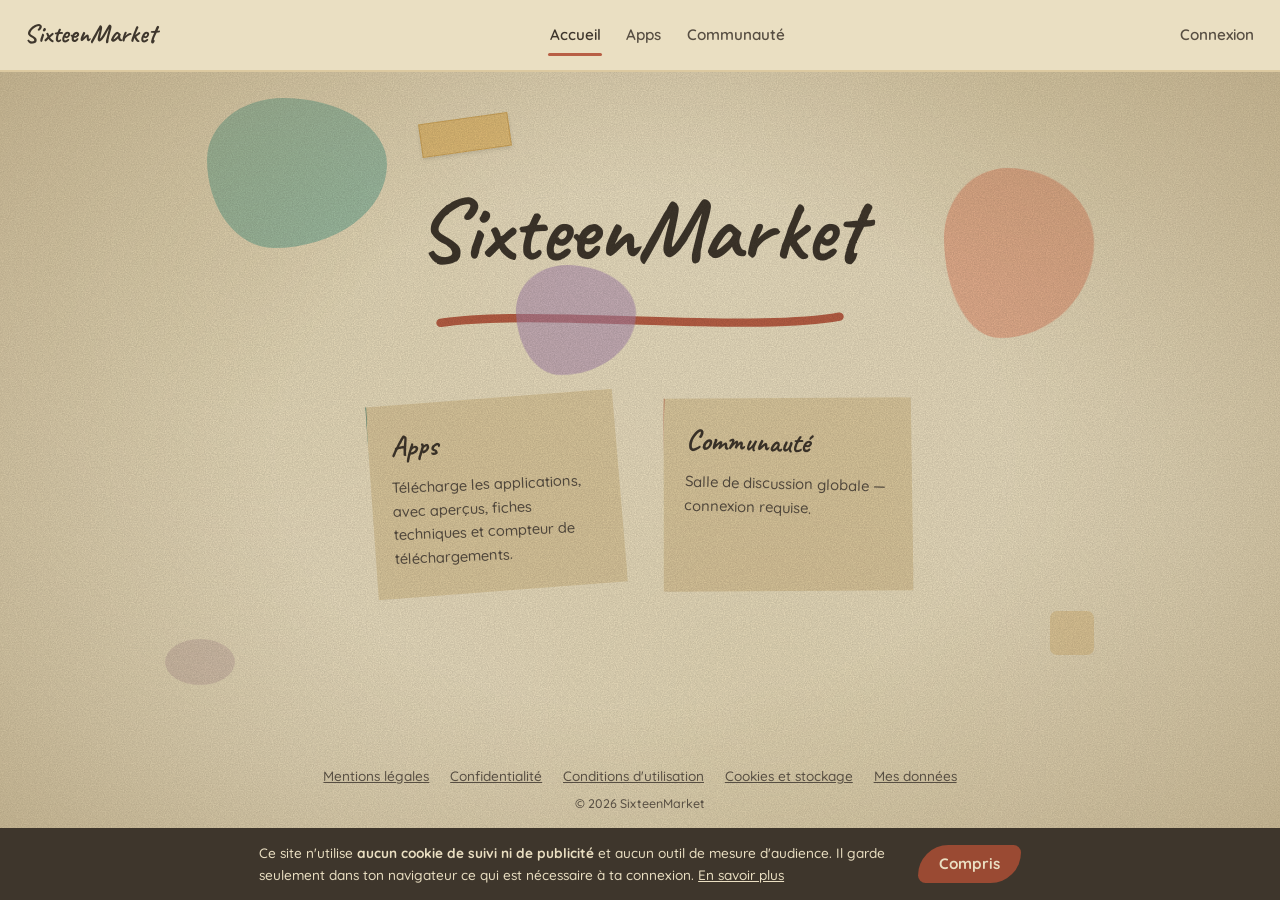
<file: index.html>
<!DOCTYPE html>
<html lang="fr">
<head>
  <meta charset="UTF-8">
  <meta name="viewport" content="width=device-width, initial-scale=1.0">
  <title>SixteenMarket – Catalogue d'applications à télécharger et communauté</title>

  <!-- Politique de sécurité du contenu : seuls ce site et le projet Supabase sont autorisés -->
  <meta http-equiv="Content-Security-Policy" content="default-src 'none'; script-src 'self'; style-src 'self'; img-src 'self' data: https://txbvpddpsejtfjvixdfw.supabase.co; font-src 'self'; connect-src 'self' https://txbvpddpsejtfjvixdfw.supabase.co wss://txbvpddpsejtfjvixdfw.supabase.co; manifest-src 'self'; base-uri 'self'; form-action 'self'; object-src 'none'">
  <meta name="referrer" content="strict-origin-when-cross-origin">

  <link rel="canonical" href="https://sixteenmarket.github.io/sixteenmarket/">
  <!-- Balise de vérification Google Search Console -->
  <meta name="google-site-verification" content="2VhcYexNEVpv9bPOUC2q0QY6xllimgFAcB1pTVAM-fc" />

  <meta name="description" content="SixteenMarket est un catalogue d'applications à télécharger, avec aperçus, fiches techniques et une communauté pour échanger.">
  <meta name="robots" content="index, follow, max-image-preview:large">
  <meta name="theme-color" content="#EADFC2">

  <meta property="og:site_name" content="SixteenMarket">
  <meta property="og:locale" content="fr_FR">
  <meta property="og:type" content="website">
  <meta property="og:title" content="SixteenMarket – Catalogue d'applications et communauté">
  <meta property="og:description" content="16 lettres avant, une idée après. Découvre et télécharge des applications, rejoins la communauté.">
  <meta property="og:url" content="https://sixteenmarket.github.io/sixteenmarket/">
  <meta property="og:image" content="https://sixteenmarket.github.io/sixteenmarket/og-image.jpg">
  <meta property="og:image:width" content="1200">
  <meta property="og:image:height" content="630">
  <meta property="og:image:alt" content="SixteenMarket – 16 lettres avant, une idée après.">
  <meta name="twitter:card" content="summary_large_image">
  <meta name="twitter:title" content="SixteenMarket – Catalogue d'applications et communauté">
  <meta name="twitter:description" content="16 lettres avant, une idée après. Découvre et télécharge des applications, rejoins la communauté.">
  <meta name="twitter:image" content="https://sixteenmarket.github.io/sixteenmarket/og-image.jpg">

  <script type="application/ld+json">
  {"@context":"https://schema.org","@graph":[
    {"@type":"WebSite","@id":"https://sixteenmarket.github.io/sixteenmarket/#site","name":"SixteenMarket","alternateName":"Sixteen Market","url":"https://sixteenmarket.github.io/sixteenmarket/","inLanguage":"fr","description":"Catalogue d'applications à télécharger, avec aperçus, fiches techniques et une communauté pour échanger."},
    {"@type":"Organization","@id":"https://sixteenmarket.github.io/sixteenmarket/#org","name":"SixteenMarket","url":"https://sixteenmarket.github.io/sixteenmarket/","logo":"https://sixteenmarket.github.io/sixteenmarket/icon-512.png"}
  ]}
  </script>

  <link rel="icon" href="favicon.svg" type="image/svg+xml">
  <link rel="icon" href="icon-192.png" sizes="192x192" type="image/png">
  <link rel="apple-touch-icon" href="apple-touch-icon.png">
  <link rel="manifest" href="manifest.webmanifest">

  <link rel="preload" href="fonts/caveat-latin-700-normal.woff2" as="font" type="font/woff2" crossorigin>
  <link rel="preload" href="fonts/quicksand-latin-600-normal.woff2" as="font" type="font/woff2" crossorigin>
  <link rel="stylesheet" href="style.css?v=3">
  <script src="vendor/supabase.js?v=2.118.0" defer></script>
  <script src="app.js?v=3" defer></script>
</head>
<body>
<a class="skip-link" href="#main">Aller au contenu</a>
<noscript><div class="noscript">SixteenMarket a besoin de JavaScript pour afficher le catalogue et la communauté. Active-le dans ton navigateur, puis recharge la page. Informations légales : <a href="mentions-legales.html">mentions légales</a>, <a href="confidentialite.html">confidentialité</a>.</div></noscript>

<div class="grain-layer" aria-hidden="true"></div>

<div class="page-transition" id="pageTransition" aria-hidden="true">
  <svg viewBox="0 0 600 200" preserveAspectRatio="none" focusable="false">
    <path d="M-20,-4 C40,4 90,-8 150,2 C210,8 260,-4 320,4 C380,-6 430,6 490,-2 C540,4 580,-6 620,2 L620,198 C580,206 540,194 490,204 C430,196 380,206 320,196 C260,204 210,194 150,206 C90,196 40,204 -20,198 Z"/>
  </svg>
</div>

<nav class="topnav" aria-label="Navigation principale">
  <a class="brand" href="#/">SixteenMarket</a>
  <div class="nav-links">
    <a class="nav-link active" href="#/" data-nav="accueil">Accueil</a>
    <a class="nav-link" href="#/apps" data-nav="apps">Apps</a>
    <a class="nav-link" href="#/communaute" data-nav="communaute">Communauté</a>
    <a class="nav-link" href="#/admin" data-nav="admin" id="adminNavLink" hidden>Admin</a>
  </div>
  <div class="nav-auth">
    <a class="nav-link" href="#/connexion" data-nav="connexion" id="authNavLink">Connexion</a>
    <span class="nav-user" id="navUser" hidden>
      <a href="#/compte" id="navUserPseudo" data-nav="compte"></a><span class="sep"> · </span><a href="#/" id="logoutLink">Déconnexion</a>
    </span>
  </div>
</nav>

<main id="main" tabindex="-1">

<section class="screen active" id="screen-accueil">
  <div class="hero">
    <div class="tape" aria-hidden="true"></div>
    <div class="blob-wrap" data-depth="0.12" aria-hidden="true"><div class="blob b1"></div></div>
    <div class="blob-wrap" data-depth="0.08" aria-hidden="true"><div class="blob b2"></div></div>
    <div class="blob-wrap" data-depth="0.16" aria-hidden="true"><div class="blob b3"></div></div>
    <h1 class="wordmark" id="t-accueil" tabindex="-1">SixteenMarket</h1>
    <svg class="brush-underline" viewBox="0 0 400 30" aria-hidden="true" focusable="false">
      <path d="M10 18 C 100 4, 300 28, 390 12" />
    </svg>
  </div>
  <div class="worlds">
    <a class="card apps" href="#/apps">
      <h2>Apps</h2>
      <p>Télécharge les applications, avec aperçus, fiches techniques et compteur de téléchargements.</p>
    </a>
    <a class="card comm" href="#/communaute">
      <h2>Communauté</h2>
      <p>Salle de discussion globale — connexion requise.</p>
    </a>
  </div>
  <section class="latest" id="latestApps" aria-labelledby="latestTitle" hidden>
    <h2 id="latestTitle">Dernières apps</h2>
    <div class="apps-grid" id="latestGrid"></div>
    <a class="more" href="#/apps">Voir toutes les apps →</a>
  </section>
  <div class="deco oval dx1" aria-hidden="true"></div>
  <div class="deco square dx2" aria-hidden="true"></div>
</section>

<section class="screen" id="screen-apps">
  <div class="blob accent b4" aria-hidden="true"></div>
  <div class="deco rect dx3" aria-hidden="true"></div>
  <div class="deco oval dx4" aria-hidden="true"></div>
  <h1 class="screen-title" id="t-apps" tabindex="-1">Apps</h1>
  <label class="sr-only" for="appSearch">Rechercher une app</label>
  <input type="search" id="appSearch" class="search-input" placeholder="Rechercher une app…" autocomplete="off">
  <div class="apps-grid" id="appsGrid" aria-live="polite"></div>
</section>

<section class="screen" id="screen-fiche">
  <div class="deco square dx5" aria-hidden="true"></div>
  <div class="deco oval dx6" aria-hidden="true"></div>
  <a class="back-link" href="#/apps">← Retour aux apps</a>
  <div class="fiche-card" id="ficheContent"></div>
</section>

<section class="screen" id="screen-communaute">
  <div class="deco oval dx7" aria-hidden="true"></div>
  <div class="deco square dx8" aria-hidden="true"></div>
  <h1 class="screen-title" id="t-communaute" tabindex="-1">Salle globale</h1>
  <p class="muted lead">Reste respectueux : les règles sont dans les <a href="cgu.html">conditions d'utilisation</a>. Les messages sont visibles par tous les membres connectés.</p>
  <div class="chat-layout">
    <div class="chat-main">
      <div class="chat-messages" id="chatMessages" role="log" aria-live="polite" aria-label="Messages de la salle globale" tabindex="0"></div>
      <form class="chat-form" id="chatForm">
        <label class="sr-only" for="chatInput">Ton message</label>
        <input type="text" id="chatInput" placeholder="Écris un message…" autocomplete="off" maxlength="500">
        <button type="submit" class="dl-btn" id="chatSend">Envoyer</button>
      </form>
      <p class="chat-count" id="chatCount" aria-hidden="true">0 / 500</p>
    </div>
  </div>
</section>

<section class="screen" id="screen-compte">
  <div class="deco square dx9" aria-hidden="true"></div>
  <div class="deco oval dx10" aria-hidden="true"></div>
  <h1 class="screen-title" id="t-compte" tabindex="-1">Mon compte</h1>
  <p class="form-note">Connecté avec <strong id="settingsEmail"></strong></p>

  <form class="auth-form" id="pseudoForm">
    <label>Pseudo<input type="text" id="settingsPseudo" maxlength="24" autocomplete="nickname"></label>
    <button type="submit" class="dl-btn">Mettre à jour le pseudo</button>
  </form>

  <form class="auth-form" id="passwordForm">
    <label>Ancien mot de passe
      <div class="pw-field"><input type="password" id="settingsOldPassword" required autocomplete="current-password"><button type="button" class="pw-toggle" data-target="settingsOldPassword" aria-label="Afficher le mot de passe">Afficher</button></div>
    </label>
    <label>Nouveau mot de passe
      <div class="pw-field"><input type="password" id="settingsPassword" required autocomplete="new-password"><button type="button" class="pw-toggle" data-target="settingsPassword" aria-label="Afficher le mot de passe">Afficher</button></div>
    </label>
    <p class="pw-strength" id="settingsPwStrength" aria-live="polite"></p>
    <label>Confirmer le nouveau mot de passe
      <div class="pw-field"><input type="password" id="settingsPasswordConfirm" required autocomplete="new-password"><button type="button" class="pw-toggle" data-target="settingsPasswordConfirm" aria-label="Afficher le mot de passe">Afficher</button></div>
    </label>
    <button type="submit" class="dl-btn">Changer le mot de passe</button>
  </form>
  <p class="form-note" id="settingsNote" role="status" aria-live="polite"></p>

  <div class="sub-block">
    <h2>Mes données</h2>
    <p class="form-note">Tu peux télécharger une copie de tes données (compte et messages) au format JSON. Détails dans la <a href="confidentialite.html">politique de confidentialité</a>.</p>
    <button type="button" class="ghost-btn" id="exportDataBtn">Télécharger mes données</button>
  </div>

  <div class="sub-block admin-block">
    <h2>Supprimer mon compte</h2>
    <p class="form-note">Action définitive et irréversible : ton compte et tes messages sont effacés.</p>
    <form class="auth-form" id="deleteAccountForm">
      <label>Confirme avec ton mot de passe
        <div class="pw-field"><input type="password" id="deleteAccountPassword" required autocomplete="current-password"><button type="button" class="pw-toggle" data-target="deleteAccountPassword" aria-label="Afficher le mot de passe">Afficher</button></div>
      </label>
      <button type="submit" class="mini-btn danger">Supprimer définitivement mon compte</button>
    </form>
  </div>
</section>

<section class="screen" id="screen-connexion">
  <div class="deco rect dx11" aria-hidden="true"></div>
  <div class="deco oval dx12" aria-hidden="true"></div>
  <h1 class="screen-title" id="t-connexion" tabindex="-1">Connexion</h1>
  <div class="auth-tabs" role="group" aria-label="Choisir entre connexion et création de compte">
    <button type="button" class="auth-tab active" data-auth-mode="login" aria-pressed="true">Se connecter</button>
    <button type="button" class="auth-tab" data-auth-mode="signup" aria-pressed="false">Créer un compte</button>
  </div>
  <form class="auth-form" id="authForm">
    <label id="pseudoField" hidden>Pseudo<input type="text" id="authPseudo" maxlength="24" autocomplete="nickname"></label>
    <label>Email<input type="email" id="authEmail" required autocomplete="email" inputmode="email"></label>
    <label>Mot de passe
      <div class="pw-field"><input type="password" id="authPassword" required autocomplete="current-password"><button type="button" class="pw-toggle" data-target="authPassword" aria-label="Afficher le mot de passe">Afficher</button></div>
    </label>
    <p class="pw-strength" id="authPwStrength" aria-live="polite"></p>
    <label id="authPasswordConfirmField" hidden>Confirmer le mot de passe
      <div class="pw-field"><input type="password" id="authPasswordConfirm" autocomplete="new-password"><button type="button" class="pw-toggle" data-target="authPasswordConfirm" aria-label="Afficher le mot de passe">Afficher</button></div>
    </label>
    <label class="check-row" id="termsField" hidden>
      <input type="checkbox" id="authTerms">
      <span>J'ai au moins 15 ans (ou l'accord d'un parent) et j'accepte les <a href="cgu.html" target="_blank" rel="noopener">conditions d'utilisation</a> et la <a href="confidentialite.html" target="_blank" rel="noopener">politique de confidentialité</a>.</span>
    </label>
    <button type="submit" class="dl-btn" id="authSubmitBtn">Se connecter</button>
    <div class="form-row-links" id="authLoginLinks"><a href="#/mot-de-passe-oublie">Mot de passe oublié ?</a></div>
  </form>
  <p class="form-note" id="authNote" role="status" aria-live="polite">Connexion à ton compte SixteenMarket.</p>
  <p id="resendWrap" hidden><button type="button" class="link-btn" id="resendBtn">Renvoyer l'email de confirmation</button></p>
</section>

<section class="screen" id="screen-mot-de-passe-oublie">
  <div class="deco rect dx11" aria-hidden="true"></div>
  <div class="deco oval dx12" aria-hidden="true"></div>
  <h1 class="screen-title" id="t-mot-de-passe-oublie" tabindex="-1">Mot de passe oublié</h1>
  <p class="lead muted">Entre l'email de ton compte. Si un compte existe, tu recevras un lien pour choisir un nouveau mot de passe.</p>
  <form class="auth-form" id="forgotForm">
    <label>Email<input type="email" id="forgotEmail" required autocomplete="email" inputmode="email"></label>
    <button type="submit" class="dl-btn" id="forgotBtn">Envoyer le lien</button>
  </form>
  <p class="form-note" id="forgotNote" role="status" aria-live="polite"></p>
  <p><a class="back-link" href="#/connexion">← Retour à la connexion</a></p>
</section>

<section class="screen" id="screen-nouveau-mot-de-passe">
  <div class="deco rect dx11" aria-hidden="true"></div>
  <div class="deco oval dx12" aria-hidden="true"></div>
  <h1 class="screen-title" id="t-nouveau-mot-de-passe" tabindex="-1">Nouveau mot de passe</h1>
  <p class="lead muted">Choisis un nouveau mot de passe pour ton compte.</p>
  <form class="auth-form" id="recoveryForm">
    <label>Nouveau mot de passe
      <div class="pw-field"><input type="password" id="recoveryPassword" required autocomplete="new-password"><button type="button" class="pw-toggle" data-target="recoveryPassword" aria-label="Afficher le mot de passe">Afficher</button></div>
    </label>
    <p class="pw-strength" id="recoveryPwStrength" aria-live="polite"></p>
    <label>Confirmer le mot de passe
      <div class="pw-field"><input type="password" id="recoveryPasswordConfirm" required autocomplete="new-password"><button type="button" class="pw-toggle" data-target="recoveryPasswordConfirm" aria-label="Afficher le mot de passe">Afficher</button></div>
    </label>
    <button type="submit" class="dl-btn" id="recoveryBtn">Enregistrer le mot de passe</button>
  </form>
  <p class="form-note" id="recoveryNote" role="status" aria-live="polite"></p>
</section>

<section class="screen" id="screen-admin">
  <div class="deco square dx13" aria-hidden="true"></div>
  <h1 class="screen-title" id="t-admin" tabindex="-1">Espace admin</h1>

  <div class="admin-block">
    <h2 id="adminFormTitle">Ajouter une app</h2>
    <div class="admin-editing" id="adminEditing" hidden>
      <span>Modification de <strong id="adminEditingName"></strong> — laisse un fichier vide pour le conserver.</span>
      <button type="button" class="mini-btn" id="adminCancelEdit">Annuler la modification</button>
    </div>
    <form id="addAppForm" class="admin-form">
      <input type="text" id="newAppName" aria-label="Nom de l'app" placeholder="Nom de l'app" required maxlength="80">
      <input type="text" id="newAppDesc" aria-label="Description" placeholder="Description" required maxlength="500">
      <input type="text" id="newAppVersion" aria-label="Version" placeholder="Version (ex : 1.0)" required maxlength="30">
      <input type="text" id="newAppSize" aria-label="Taille" placeholder="Taille (ex : 15 Mo)" required maxlength="30">
      <input type="text" id="newAppFormat" aria-label="Format" placeholder="Format (ex : APK)" required maxlength="30">
      <label class="file-field">Icône (PNG, JPG, WebP ou GIF — 5 Mo max)<input type="file" id="newAppIcon" accept="image/png,image/jpeg,image/webp,image/gif"></label>
      <label class="file-field">Captures d'écran (plusieurs images, 5 Mo max chacune)<input type="file" id="newAppScreenshots" accept="image/png,image/jpeg,image/webp,image/gif" multiple></label>
      <label class="file-field">Fichier de l'app (APK, EXE… 50 Mo max)<input type="file" id="newAppFile" required></label>
      <button type="submit" class="dl-btn form-wide" id="addAppBtn">Ajouter</button>
    </form>
  </div>

  <div class="admin-block">
    <h2>Apps existantes</h2>
    <ul class="admin-list" id="adminAppsList"></ul>
  </div>
  <div class="admin-block">
    <h2>Modération de la communauté</h2>
    <ul class="admin-list" id="adminMessagesList"></ul>
  </div>
  <div class="admin-block">
    <h2>Membres bannis</h2>
    <ul class="admin-list" id="adminBansList"></ul>
  </div>
</section>

</main>

<div class="cookie-banner" id="storageNotice" role="region" aria-label="Information sur le stockage" hidden>
  <p>Ce site n'utilise <strong>aucun cookie de suivi ni de publicité</strong> et aucun outil de mesure d'audience. Il garde seulement dans ton navigateur ce qui est nécessaire à ta connexion. <a href="confidentialite.html#stockage">En savoir plus</a></p>
  <div class="cookie-actions"><button type="button" class="dl-btn" id="noticeOk">Compris</button></div>
</div>

<div class="toasts" id="toasts" role="status" aria-live="polite"></div>

<dialog id="confirmDialog" aria-labelledby="confirmMsg">
  <form method="dialog" class="dlg">
    <p id="confirmMsg"></p>
    <div class="dlg-actions">
      <button type="submit" value="cancel" class="ghost-btn">Annuler</button>
      <button type="submit" value="ok" class="dl-btn" id="confirmOk">Confirmer</button>
    </div>
  </form>
</dialog>

<footer>
  <span class="slogan-draw" id="footerSlogan">16 lettres avant, une idée après.</span>
  <nav class="footer-links" aria-label="Informations légales">
    <a href="mentions-legales.html">Mentions légales</a>
    <a href="confidentialite.html">Confidentialité</a>
    <a href="cgu.html">Conditions d'utilisation</a>
    <a href="confidentialite.html#stockage">Cookies et stockage</a>
    <a href="#/compte" id="footerData">Mes données</a>
  </nav>
  <p class="footer-small">© 2026 SixteenMarket</p>
</footer>

</body>
</html>
</file>
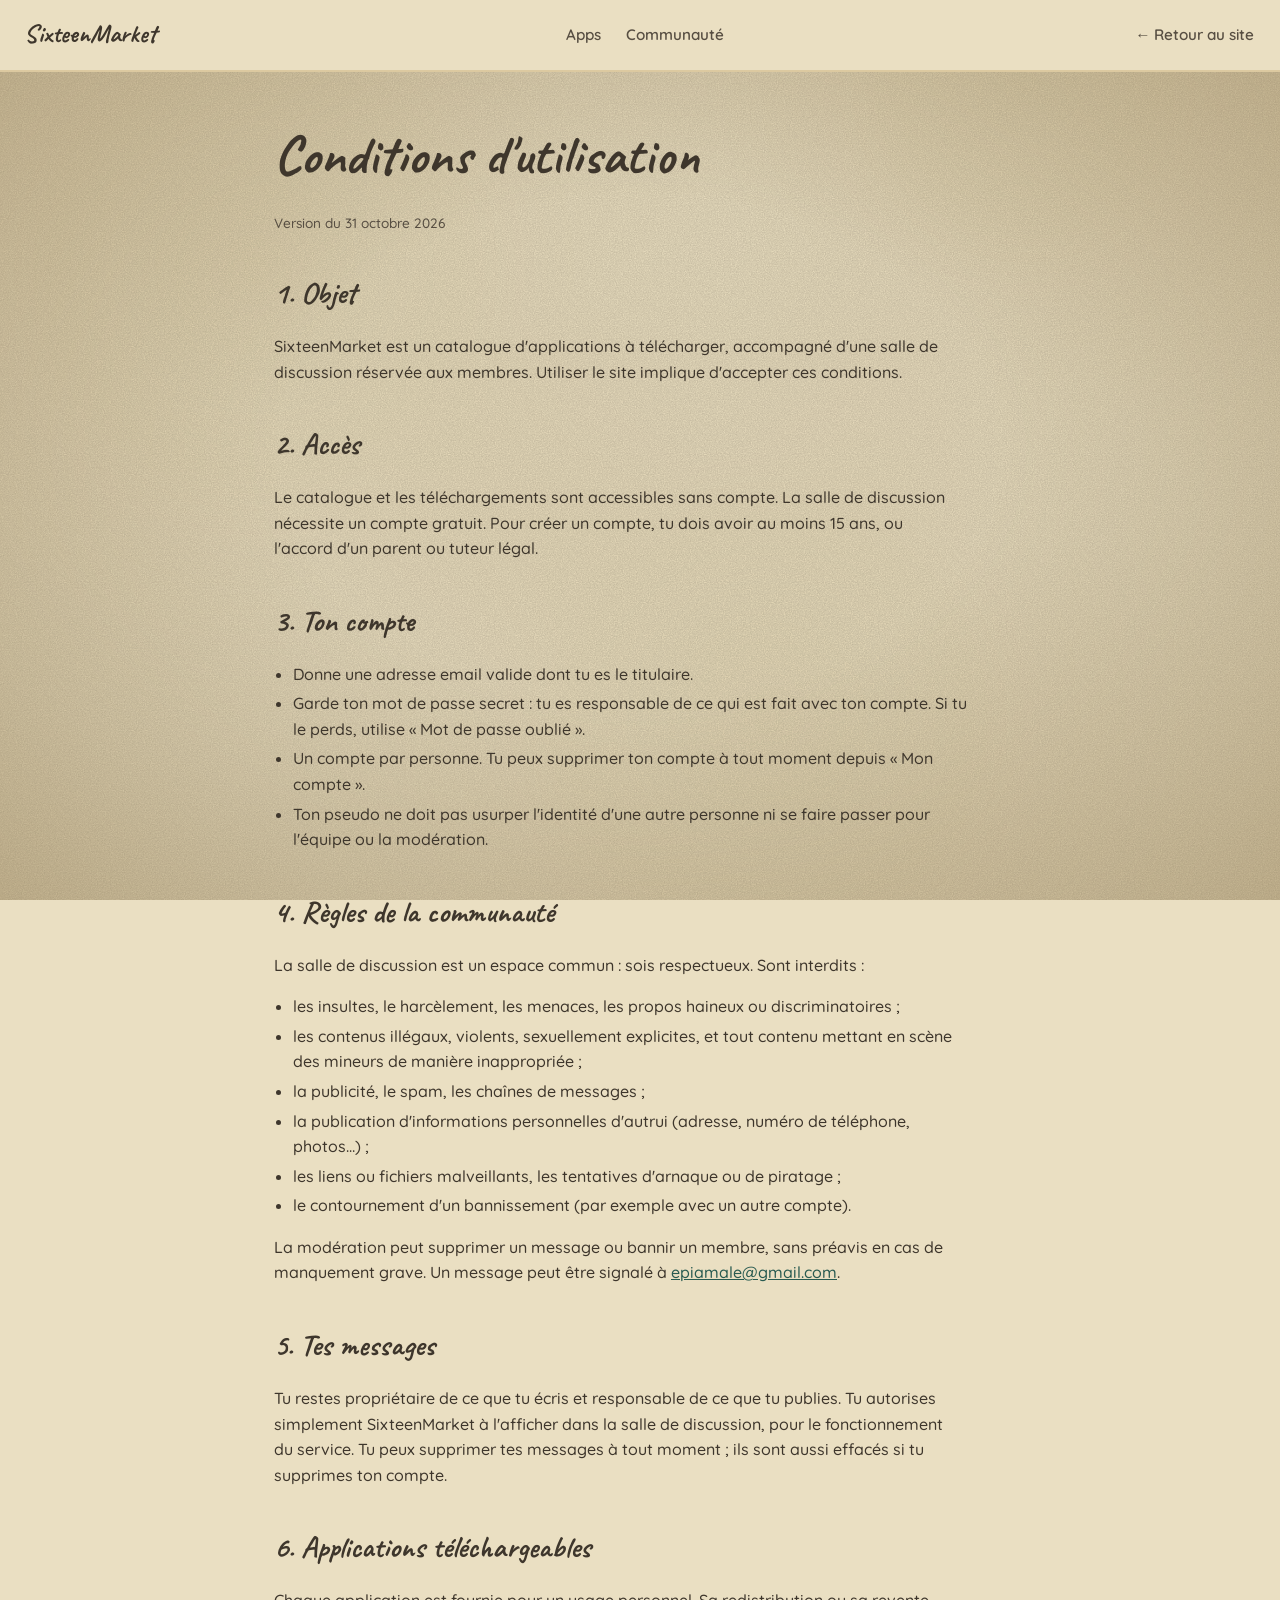
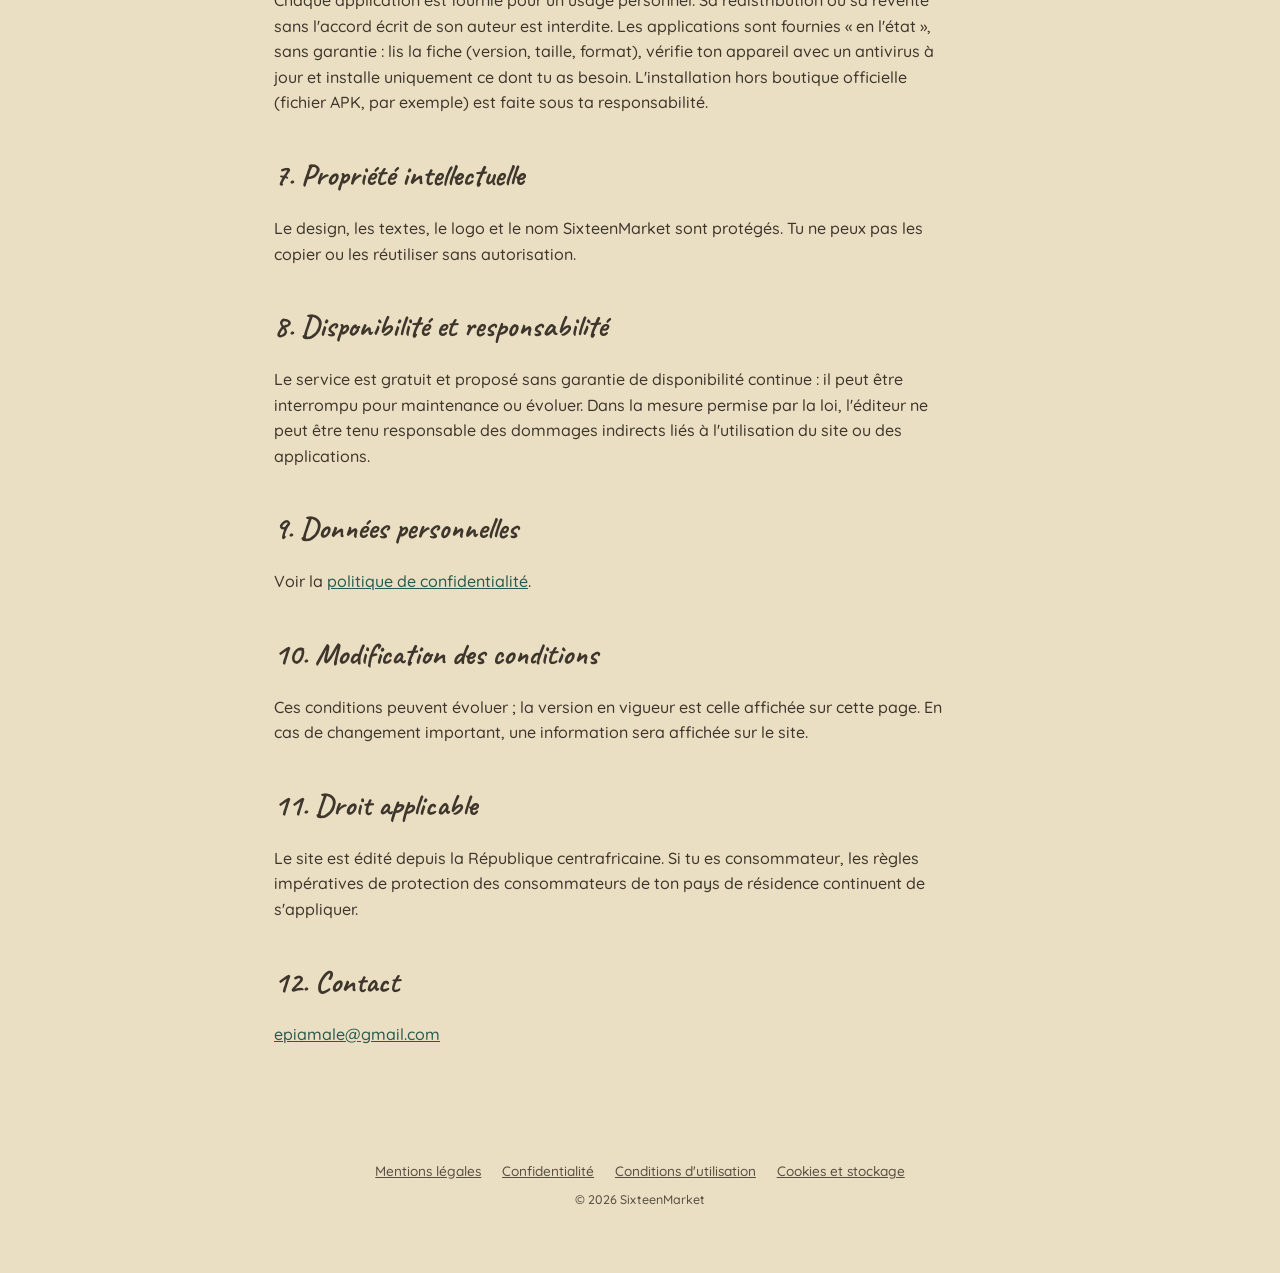
<file: cgu.html>
<!DOCTYPE html>
<html lang="fr">
<head>
  <meta charset="UTF-8">
  <meta name="viewport" content="width=device-width, initial-scale=1.0">
  <title>Conditions d&#x27;utilisation – SixteenMarket</title>
  <meta http-equiv="Content-Security-Policy" content="default-src 'none'; style-src 'self'; img-src 'self' data:; font-src 'self'; base-uri 'self'; form-action 'none'; object-src 'none'">
  <meta name="referrer" content="strict-origin-when-cross-origin">
  <meta name="description" content="Conditions d&#x27;utilisation de SixteenMarket : compte, règles de la communauté, applications téléchargeables.">
  <meta name="robots" content="index, follow">
  <meta name="theme-color" content="#EADFC2">
  <link rel="canonical" href="https://sixteenmarket.github.io/sixteenmarket/cgu.html">
  <link rel="icon" href="favicon.svg" type="image/svg+xml">
  <link rel="icon" href="icon-192.png" sizes="192x192" type="image/png">
  <link rel="apple-touch-icon" href="apple-touch-icon.png">
  <link rel="preload" href="fonts/caveat-latin-700-normal.woff2" as="font" type="font/woff2" crossorigin>
  <link rel="stylesheet" href="style.css?v=3">
</head>
<body class="legal-page">
<div class="grain-layer" aria-hidden="true"></div>
<nav class="topnav" aria-label="Navigation">
  <a class="brand" href="./">SixteenMarket</a>
  <div class="nav-links">
    <a class="nav-link" href="./#/apps">Apps</a>
    <a class="nav-link" href="./#/communaute">Communauté</a>
  </div>
  <div class="nav-auth"><a class="nav-link" href="./">← Retour au site</a></div>
</nav>
<main class="legal" id="main">

<h1>Conditions d'utilisation</h1>
<p class="updated">Version du 31 octobre 2026</p>

<h2>1. Objet</h2>
<p>SixteenMarket est un catalogue d'applications à télécharger, accompagné d'une salle de discussion réservée aux membres. Utiliser le site implique d'accepter ces conditions.</p>

<h2>2. Accès</h2>
<p>Le catalogue et les téléchargements sont accessibles sans compte. La salle de discussion nécessite un compte gratuit. Pour créer un compte, tu dois avoir au moins 15 ans, ou l'accord d'un parent ou tuteur légal.</p>

<h2>3. Ton compte</h2>
<ul>
  <li>Donne une adresse email valide dont tu es le titulaire.</li>
  <li>Garde ton mot de passe secret : tu es responsable de ce qui est fait avec ton compte. Si tu le perds, utilise « Mot de passe oublié ».</li>
  <li>Un compte par personne. Tu peux supprimer ton compte à tout moment depuis « Mon compte ».</li>
  <li>Ton pseudo ne doit pas usurper l'identité d'une autre personne ni se faire passer pour l'équipe ou la modération.</li>
</ul>

<h2>4. Règles de la communauté</h2>
<p>La salle de discussion est un espace commun : sois respectueux. Sont interdits :</p>
<ul>
  <li>les insultes, le harcèlement, les menaces, les propos haineux ou discriminatoires ;</li>
  <li>les contenus illégaux, violents, sexuellement explicites, et tout contenu mettant en scène des mineurs de manière inappropriée ;</li>
  <li>la publicité, le spam, les chaînes de messages ;</li>
  <li>la publication d'informations personnelles d'autrui (adresse, numéro de téléphone, photos…) ;</li>
  <li>les liens ou fichiers malveillants, les tentatives d'arnaque ou de piratage ;</li>
  <li>le contournement d'un bannissement (par exemple avec un autre compte).</li>
</ul>
<p>La modération peut supprimer un message ou bannir un membre, sans préavis en cas de manquement grave. Un message peut être signalé à <a href="mailto:epiamale@gmail.com">epiamale@gmail.com</a>.</p>

<h2>5. Tes messages</h2>
<p>Tu restes propriétaire de ce que tu écris et responsable de ce que tu publies. Tu autorises simplement SixteenMarket à l'afficher dans la salle de discussion, pour le fonctionnement du service. Tu peux supprimer tes messages à tout moment ; ils sont aussi effacés si tu supprimes ton compte.</p>

<h2>6. Applications téléchargeables</h2>
<p>Chaque application est fournie pour un usage personnel. Sa redistribution ou sa revente sans l'accord écrit de son auteur est interdite. Les applications sont fournies « en l'état », sans garantie : lis la fiche (version, taille, format), vérifie ton appareil avec un antivirus à jour et installe uniquement ce dont tu as besoin. L'installation hors boutique officielle (fichier APK, par exemple) est faite sous ta responsabilité.</p>

<h2>7. Propriété intellectuelle</h2>
<p>Le design, les textes, le logo et le nom SixteenMarket sont protégés. Tu ne peux pas les copier ou les réutiliser sans autorisation.</p>

<h2>8. Disponibilité et responsabilité</h2>
<p>Le service est gratuit et proposé sans garantie de disponibilité continue : il peut être interrompu pour maintenance ou évoluer. Dans la mesure permise par la loi, l'éditeur ne peut être tenu responsable des dommages indirects liés à l'utilisation du site ou des applications.</p>

<h2>9. Données personnelles</h2>
<p>Voir la <a href="confidentialite.html">politique de confidentialité</a>.</p>

<h2>10. Modification des conditions</h2>
<p>Ces conditions peuvent évoluer ; la version en vigueur est celle affichée sur cette page. En cas de changement important, une information sera affichée sur le site.</p>

<h2>11. Droit applicable</h2>
<p>Le site est édité depuis la République centrafricaine. Si tu es consommateur, les règles impératives de protection des consommateurs de ton pays de résidence continuent de s'appliquer.</p>

<h2>12. Contact</h2>
<p><a href="mailto:epiamale@gmail.com">epiamale@gmail.com</a></p>

</main>
<footer>
  <nav class="footer-links" aria-label="Informations légales">
    <a href="mentions-legales.html">Mentions légales</a>
    <a href="confidentialite.html">Confidentialité</a>
    <a href="cgu.html">Conditions d'utilisation</a>
    <a href="confidentialite.html#stockage">Cookies et stockage</a>
  </nav>
  <p class="footer-small">© 2026 SixteenMarket</p>
</footer>
</body>
</html>
</file>
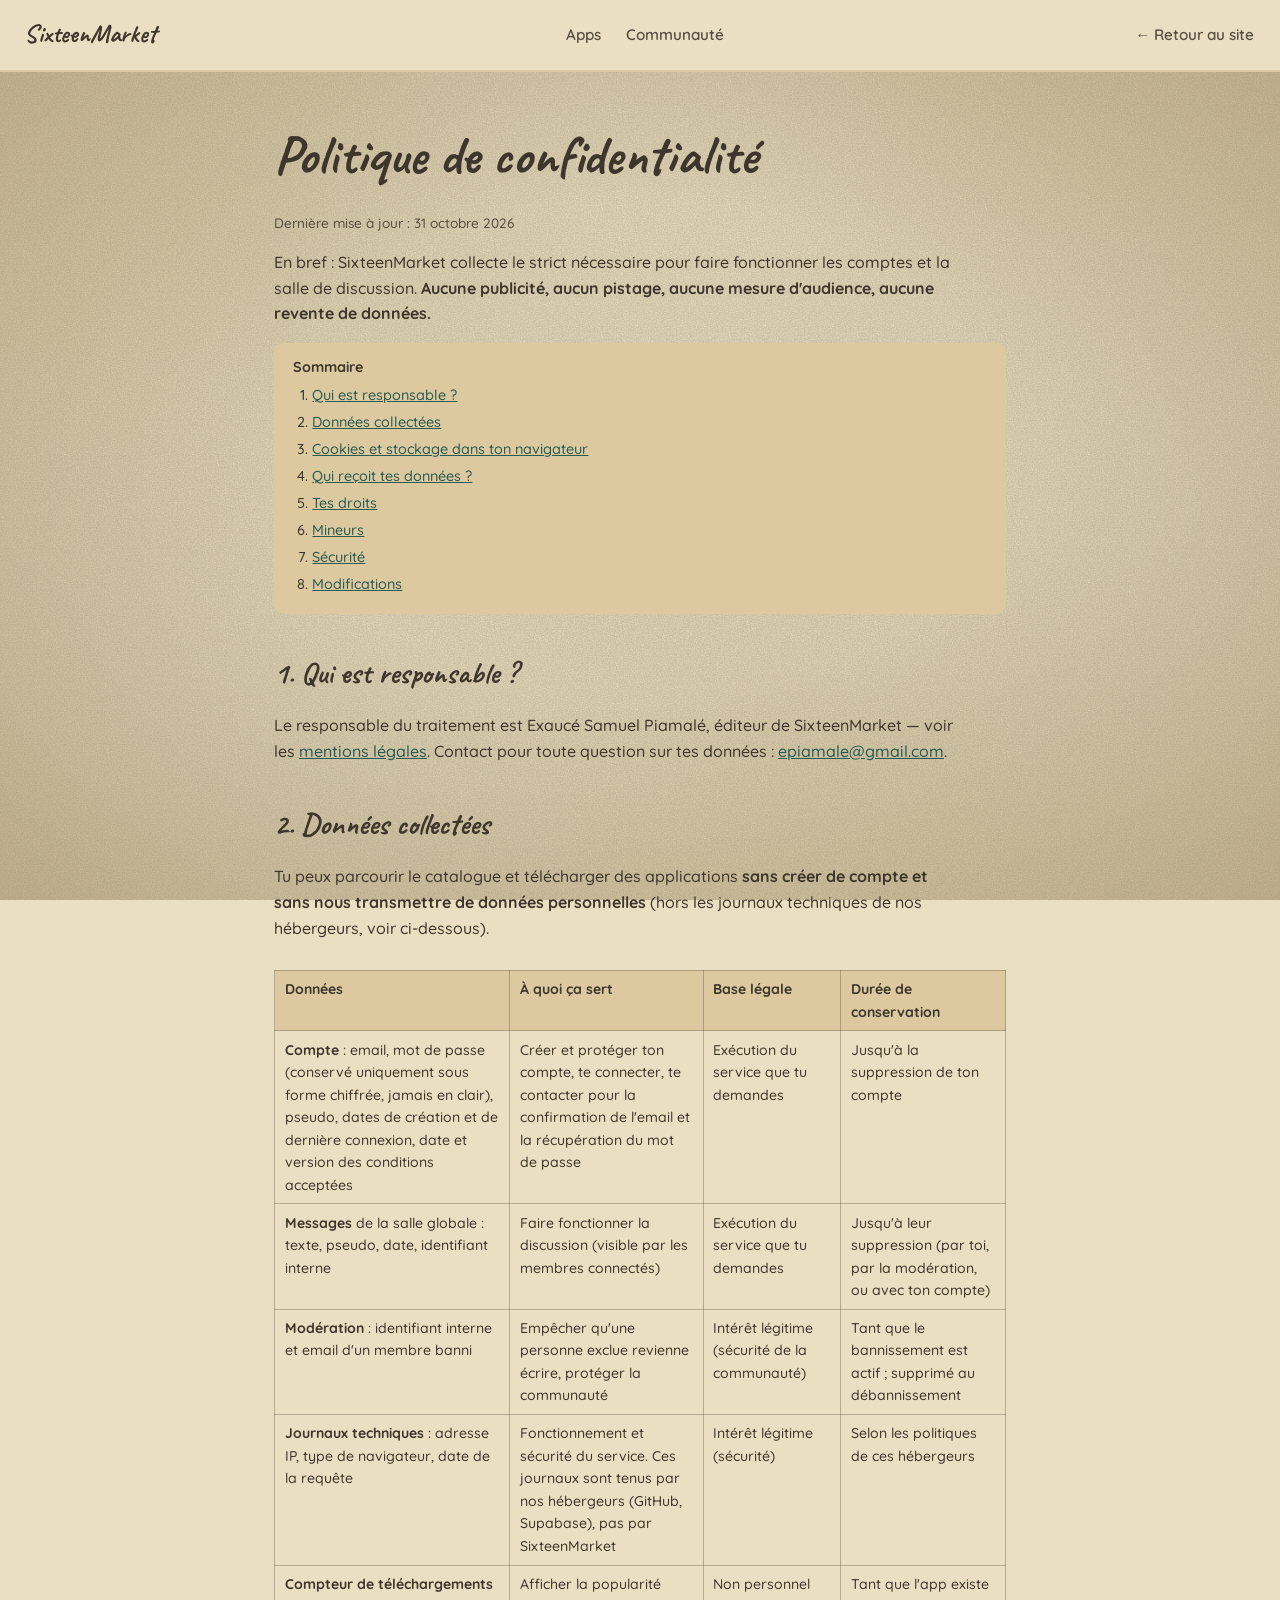
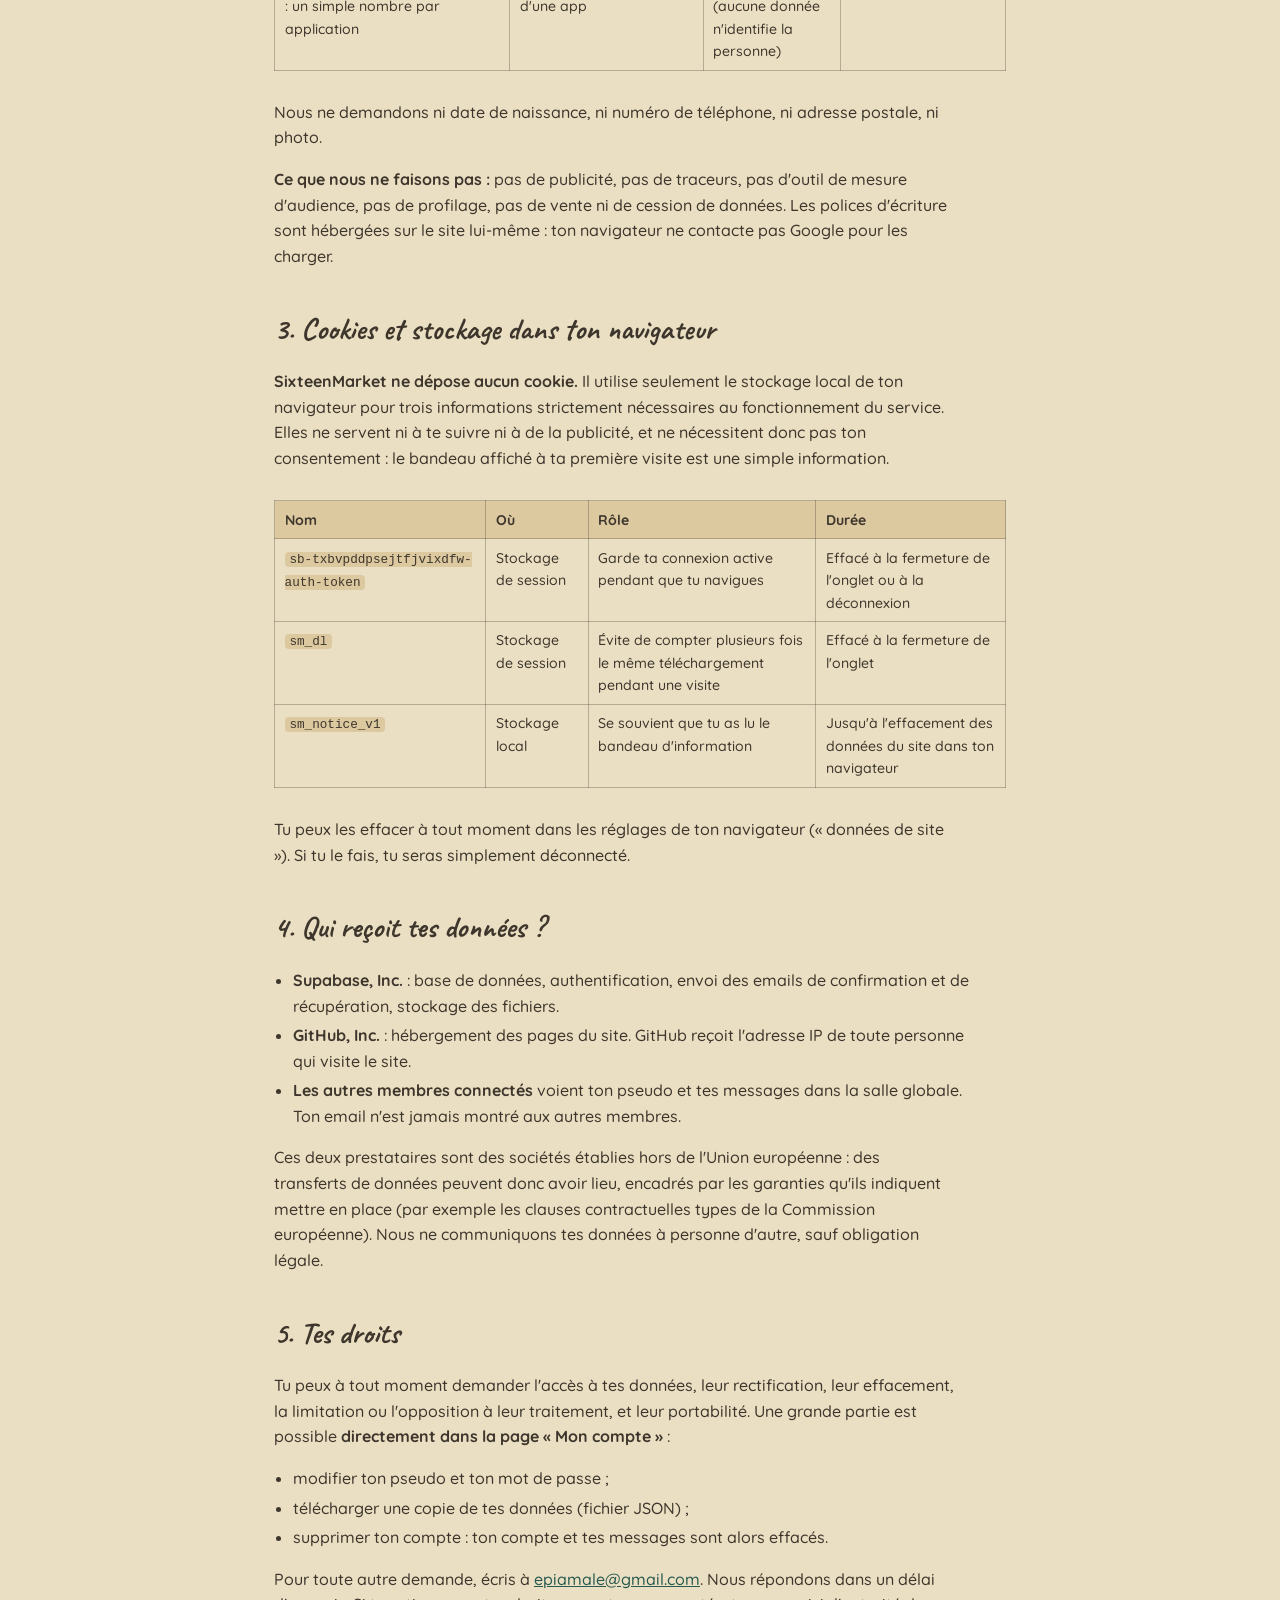
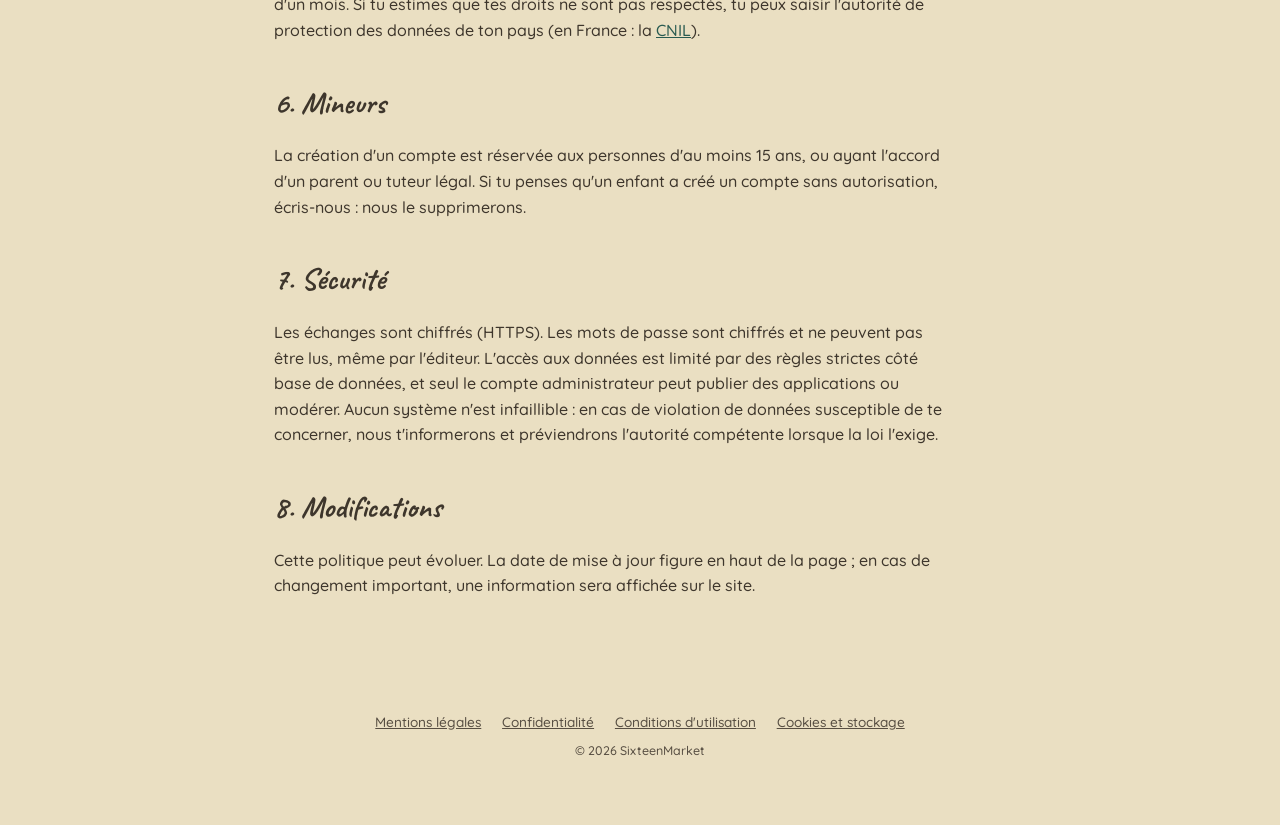
<file: confidentialite.html>
<!DOCTYPE html>
<html lang="fr">
<head>
  <meta charset="UTF-8">
  <meta name="viewport" content="width=device-width, initial-scale=1.0">
  <title>Politique de confidentialité – SixteenMarket</title>
  <meta http-equiv="Content-Security-Policy" content="default-src 'none'; style-src 'self'; img-src 'self' data:; font-src 'self'; base-uri 'self'; form-action 'none'; object-src 'none'">
  <meta name="referrer" content="strict-origin-when-cross-origin">
  <meta name="description" content="Quelles données SixteenMarket collecte, pourquoi, combien de temps, et comment exercer tes droits. Aucun cookie de suivi, aucune publicité.">
  <meta name="robots" content="index, follow">
  <meta name="theme-color" content="#EADFC2">
  <link rel="canonical" href="https://sixteenmarket.github.io/sixteenmarket/confidentialite.html">
  <link rel="icon" href="favicon.svg" type="image/svg+xml">
  <link rel="icon" href="icon-192.png" sizes="192x192" type="image/png">
  <link rel="apple-touch-icon" href="apple-touch-icon.png">
  <link rel="preload" href="fonts/caveat-latin-700-normal.woff2" as="font" type="font/woff2" crossorigin>
  <link rel="stylesheet" href="style.css?v=3">
</head>
<body class="legal-page">
<div class="grain-layer" aria-hidden="true"></div>
<nav class="topnav" aria-label="Navigation">
  <a class="brand" href="./">SixteenMarket</a>
  <div class="nav-links">
    <a class="nav-link" href="./#/apps">Apps</a>
    <a class="nav-link" href="./#/communaute">Communauté</a>
  </div>
  <div class="nav-auth"><a class="nav-link" href="./">← Retour au site</a></div>
</nav>
<main class="legal" id="main">

<h1>Politique de confidentialité</h1>
<p class="updated">Dernière mise à jour : 31 octobre 2026</p>
<p>En bref : SixteenMarket collecte le strict nécessaire pour faire fonctionner les comptes et la salle de discussion. <strong>Aucune publicité, aucun pistage, aucune mesure d'audience, aucune revente de données.</strong></p>

<div class="toc"><strong>Sommaire</strong>
<ol>
  <li><a href="#responsable">Qui est responsable ?</a></li>
  <li><a href="#donnees">Données collectées</a></li>
  <li><a href="#stockage">Cookies et stockage dans ton navigateur</a></li>
  <li><a href="#destinataires">Qui reçoit tes données ?</a></li>
  <li><a href="#droits">Tes droits</a></li>
  <li><a href="#mineurs">Mineurs</a></li>
  <li><a href="#securite">Sécurité</a></li>
  <li><a href="#modifs">Modifications</a></li>
</ol></div>

<h2 id="responsable">1. Qui est responsable ?</h2>
<p>Le responsable du traitement est Exaucé Samuel Piamalé, éditeur de SixteenMarket — voir les <a href="mentions-legales.html">mentions légales</a>. Contact pour toute question sur tes données : <a href="mailto:epiamale@gmail.com">epiamale@gmail.com</a>.</p>

<h2 id="donnees">2. Données collectées</h2>
<p>Tu peux parcourir le catalogue et télécharger des applications <strong>sans créer de compte et sans nous transmettre de données personnelles</strong> (hors les journaux techniques de nos hébergeurs, voir ci-dessous).</p>
<div class="table-wrap"><table>
  <tr><th>Données</th><th>À quoi ça sert</th><th>Base légale</th><th>Durée de conservation</th></tr>
  <tr><td><strong>Compte</strong> : email, mot de passe (conservé uniquement sous forme chiffrée, jamais en clair), pseudo, dates de création et de dernière connexion, date et version des conditions acceptées</td><td>Créer et protéger ton compte, te connecter, te contacter pour la confirmation de l'email et la récupération du mot de passe</td><td>Exécution du service que tu demandes</td><td>Jusqu'à la suppression de ton compte</td></tr>
  <tr><td><strong>Messages</strong> de la salle globale : texte, pseudo, date, identifiant interne</td><td>Faire fonctionner la discussion (visible par les membres connectés)</td><td>Exécution du service que tu demandes</td><td>Jusqu'à leur suppression (par toi, par la modération, ou avec ton compte)</td></tr>
  <tr><td><strong>Modération</strong> : identifiant interne et email d'un membre banni</td><td>Empêcher qu'une personne exclue revienne écrire, protéger la communauté</td><td>Intérêt légitime (sécurité de la communauté)</td><td>Tant que le bannissement est actif ; supprimé au débannissement</td></tr>
  <tr><td><strong>Journaux techniques</strong> : adresse IP, type de navigateur, date de la requête</td><td>Fonctionnement et sécurité du service. Ces journaux sont tenus par nos hébergeurs (GitHub, Supabase), pas par SixteenMarket</td><td>Intérêt légitime (sécurité)</td><td>Selon les politiques de ces hébergeurs</td></tr>
  <tr><td><strong>Compteur de téléchargements</strong> : un simple nombre par application</td><td>Afficher la popularité d'une app</td><td>Non personnel (aucune donnée n'identifie la personne)</td><td>Tant que l'app existe</td></tr>
</table></div>
<p>Nous ne demandons ni date de naissance, ni numéro de téléphone, ni adresse postale, ni photo.</p>
<p><strong>Ce que nous ne faisons pas :</strong> pas de publicité, pas de traceurs, pas d'outil de mesure d'audience, pas de profilage, pas de vente ni de cession de données. Les polices d'écriture sont hébergées sur le site lui-même : ton navigateur ne contacte pas Google pour les charger.</p>

<h2 id="stockage">3. Cookies et stockage dans ton navigateur</h2>
<p><strong>SixteenMarket ne dépose aucun cookie.</strong> Il utilise seulement le stockage local de ton navigateur pour trois informations strictement nécessaires au fonctionnement du service. Elles ne servent ni à te suivre ni à de la publicité, et ne nécessitent donc pas ton consentement : le bandeau affiché à ta première visite est une simple information.</p>
<div class="table-wrap"><table>
  <tr><th>Nom</th><th>Où</th><th>Rôle</th><th>Durée</th></tr>
  <tr><td><code>sb-txbvpddpsejtfjvixdfw-auth-token</code></td><td>Stockage de session</td><td>Garde ta connexion active pendant que tu navigues</td><td>Effacé à la fermeture de l'onglet ou à la déconnexion</td></tr>
  <tr><td><code>sm_dl</code></td><td>Stockage de session</td><td>Évite de compter plusieurs fois le même téléchargement pendant une visite</td><td>Effacé à la fermeture de l'onglet</td></tr>
  <tr><td><code>sm_notice_v1</code></td><td>Stockage local</td><td>Se souvient que tu as lu le bandeau d'information</td><td>Jusqu'à l'effacement des données du site dans ton navigateur</td></tr>
</table></div>
<p>Tu peux les effacer à tout moment dans les réglages de ton navigateur (« données de site »). Si tu le fais, tu seras simplement déconnecté.</p>

<h2 id="destinataires">4. Qui reçoit tes données ?</h2>
<ul>
  <li><strong>Supabase, Inc.</strong> : base de données, authentification, envoi des emails de confirmation et de récupération, stockage des fichiers.</li>
  <li><strong>GitHub, Inc.</strong> : hébergement des pages du site. GitHub reçoit l'adresse IP de toute personne qui visite le site.</li>
  <li><strong>Les autres membres connectés</strong> voient ton pseudo et tes messages dans la salle globale. Ton email n'est jamais montré aux autres membres.</li>
</ul>
<p>Ces deux prestataires sont des sociétés établies hors de l'Union européenne : des transferts de données peuvent donc avoir lieu, encadrés par les garanties qu'ils indiquent mettre en place (par exemple les clauses contractuelles types de la Commission européenne). Nous ne communiquons tes données à personne d'autre, sauf obligation légale.</p>

<h2 id="droits">5. Tes droits</h2>
<p>Tu peux à tout moment demander l'accès à tes données, leur rectification, leur effacement, la limitation ou l'opposition à leur traitement, et leur portabilité. Une grande partie est possible <strong>directement dans la page « Mon compte »</strong> :</p>
<ul>
  <li>modifier ton pseudo et ton mot de passe ;</li>
  <li>télécharger une copie de tes données (fichier JSON) ;</li>
  <li>supprimer ton compte : ton compte et tes messages sont alors effacés.</li>
</ul>
<p>Pour toute autre demande, écris à <a href="mailto:epiamale@gmail.com">epiamale@gmail.com</a>. Nous répondons dans un délai d'un mois. Si tu estimes que tes droits ne sont pas respectés, tu peux saisir l'autorité de protection des données de ton pays (en France : la <a href="https://www.cnil.fr" rel="noopener">CNIL</a>).</p>

<h2 id="mineurs">6. Mineurs</h2>
<p>La création d'un compte est réservée aux personnes d'au moins 15 ans, ou ayant l'accord d'un parent ou tuteur légal. Si tu penses qu'un enfant a créé un compte sans autorisation, écris-nous : nous le supprimerons.</p>

<h2 id="securite">7. Sécurité</h2>
<p>Les échanges sont chiffrés (HTTPS). Les mots de passe sont chiffrés et ne peuvent pas être lus, même par l'éditeur. L'accès aux données est limité par des règles strictes côté base de données, et seul le compte administrateur peut publier des applications ou modérer. Aucun système n'est infaillible : en cas de violation de données susceptible de te concerner, nous t'informerons et préviendrons l'autorité compétente lorsque la loi l'exige.</p>

<h2 id="modifs">8. Modifications</h2>
<p>Cette politique peut évoluer. La date de mise à jour figure en haut de la page ; en cas de changement important, une information sera affichée sur le site.</p>

</main>
<footer>
  <nav class="footer-links" aria-label="Informations légales">
    <a href="mentions-legales.html">Mentions légales</a>
    <a href="confidentialite.html">Confidentialité</a>
    <a href="cgu.html">Conditions d'utilisation</a>
    <a href="confidentialite.html#stockage">Cookies et stockage</a>
  </nav>
  <p class="footer-small">© 2026 SixteenMarket</p>
</footer>
</body>
</html>
</file>
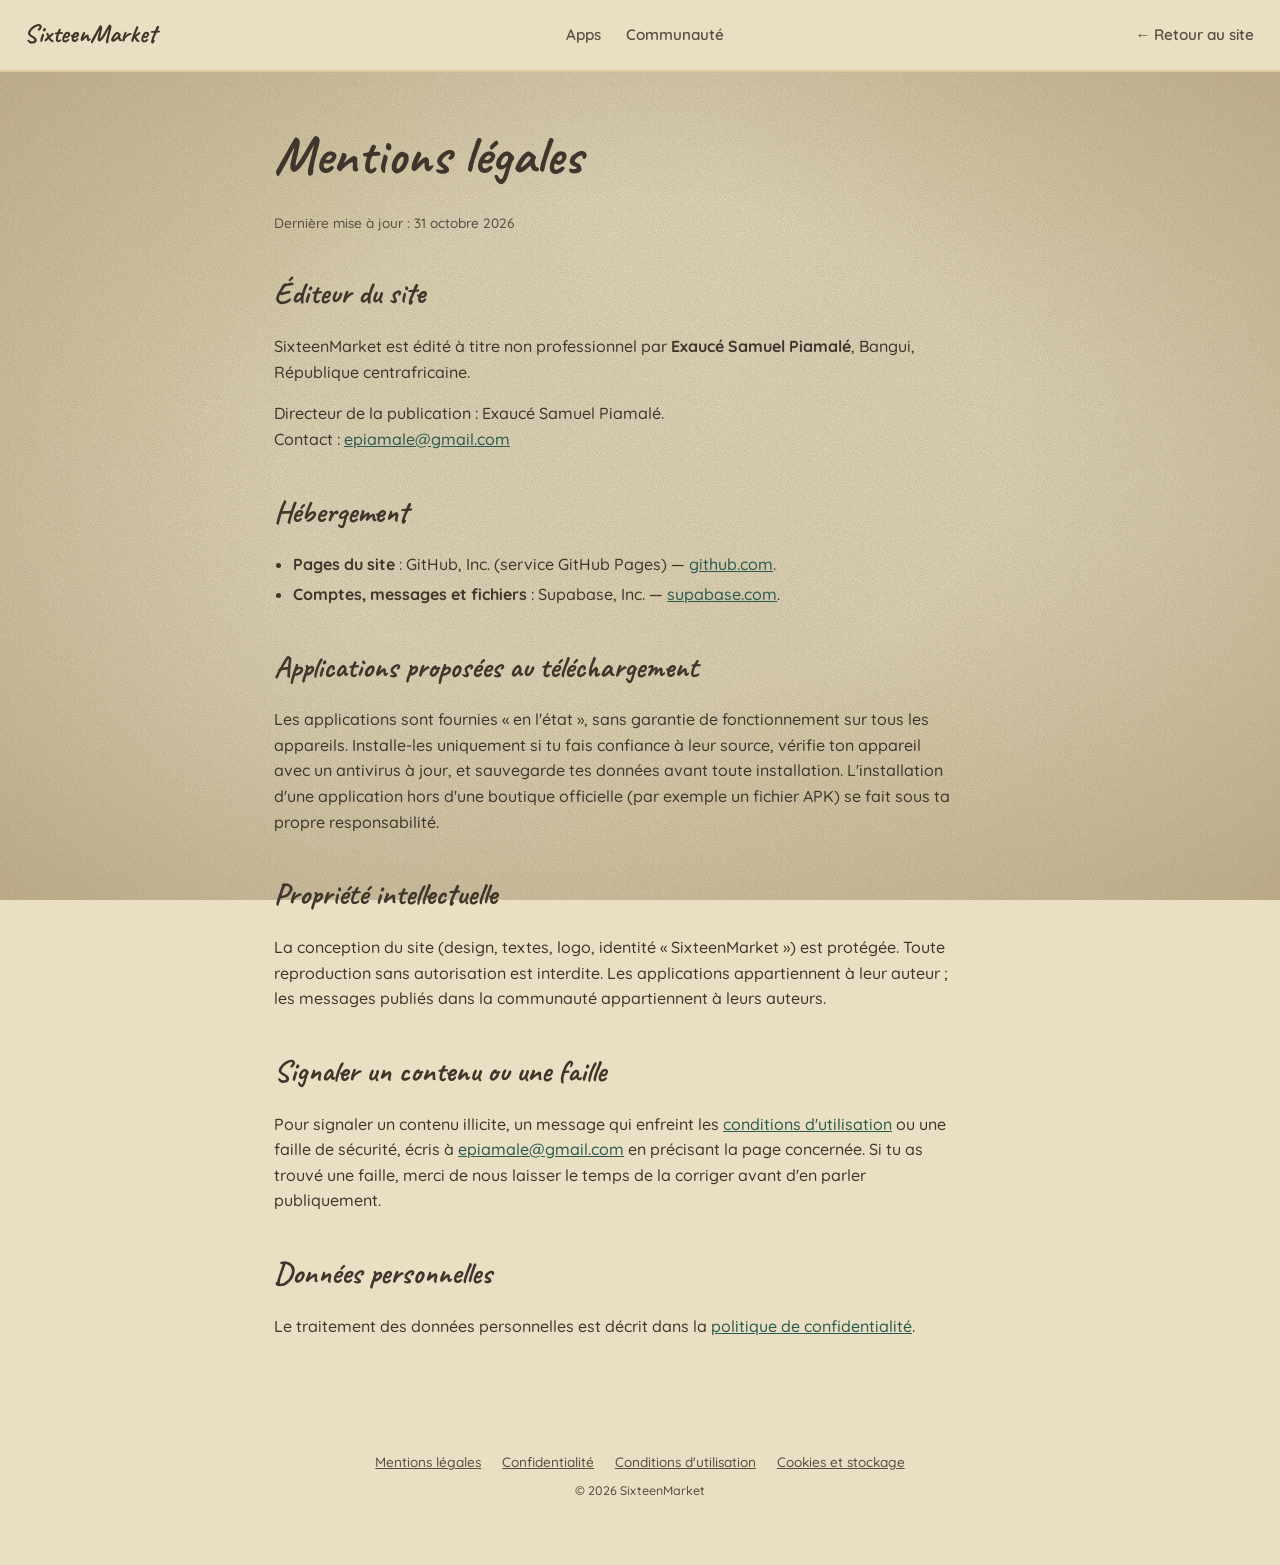
<file: mentions-legales.html>
<!DOCTYPE html>
<html lang="fr">
<head>
  <meta charset="UTF-8">
  <meta name="viewport" content="width=device-width, initial-scale=1.0">
  <title>Mentions légales – SixteenMarket</title>
  <meta http-equiv="Content-Security-Policy" content="default-src 'none'; style-src 'self'; img-src 'self' data:; font-src 'self'; base-uri 'self'; form-action 'none'; object-src 'none'">
  <meta name="referrer" content="strict-origin-when-cross-origin">
  <meta name="description" content="Mentions légales de SixteenMarket : éditeur, hébergeurs, propriété intellectuelle, contact.">
  <meta name="robots" content="index, follow">
  <meta name="theme-color" content="#EADFC2">
  <link rel="canonical" href="https://sixteenmarket.github.io/sixteenmarket/mentions-legales.html">
  <link rel="icon" href="favicon.svg" type="image/svg+xml">
  <link rel="icon" href="icon-192.png" sizes="192x192" type="image/png">
  <link rel="apple-touch-icon" href="apple-touch-icon.png">
  <link rel="preload" href="fonts/caveat-latin-700-normal.woff2" as="font" type="font/woff2" crossorigin>
  <link rel="stylesheet" href="style.css?v=3">
</head>
<body class="legal-page">
<div class="grain-layer" aria-hidden="true"></div>
<nav class="topnav" aria-label="Navigation">
  <a class="brand" href="./">SixteenMarket</a>
  <div class="nav-links">
    <a class="nav-link" href="./#/apps">Apps</a>
    <a class="nav-link" href="./#/communaute">Communauté</a>
  </div>
  <div class="nav-auth"><a class="nav-link" href="./">← Retour au site</a></div>
</nav>
<main class="legal" id="main">

<h1>Mentions légales</h1>
<p class="updated">Dernière mise à jour : 31 octobre 2026</p>

<h2>Éditeur du site</h2>
<p>SixteenMarket est édité à titre non professionnel par <strong>Exaucé Samuel Piamalé</strong>, Bangui, République centrafricaine.</p>
<p>Directeur de la publication : Exaucé Samuel Piamalé.<br>Contact : <a href="mailto:epiamale@gmail.com">epiamale@gmail.com</a></p>

<h2>Hébergement</h2>
<ul>
  <li><strong>Pages du site</strong> : GitHub, Inc. (service GitHub Pages) — <a href="https://github.com" rel="noopener">github.com</a>.</li>
  <li><strong>Comptes, messages et fichiers</strong> : Supabase, Inc. — <a href="https://supabase.com" rel="noopener">supabase.com</a>. </li>
</ul>

<h2>Applications proposées au téléchargement</h2>
<p>Les applications sont fournies « en l'état », sans garantie de fonctionnement sur tous les appareils. Installe-les uniquement si tu fais confiance à leur source, vérifie ton appareil avec un antivirus à jour, et sauvegarde tes données avant toute installation. L'installation d'une application hors d'une boutique officielle (par exemple un fichier APK) se fait sous ta propre responsabilité.</p>

<h2>Propriété intellectuelle</h2>
<p>La conception du site (design, textes, logo, identité « SixteenMarket ») est protégée. Toute reproduction sans autorisation est interdite. Les applications appartiennent à leur auteur ; les messages publiés dans la communauté appartiennent à leurs auteurs.</p>

<h2>Signaler un contenu ou une faille</h2>
<p>Pour signaler un contenu illicite, un message qui enfreint les <a href="cgu.html">conditions d'utilisation</a> ou une faille de sécurité, écris à <a href="mailto:epiamale@gmail.com">epiamale@gmail.com</a> en précisant la page concernée. Si tu as trouvé une faille, merci de nous laisser le temps de la corriger avant d'en parler publiquement.</p>

<h2>Données personnelles</h2>
<p>Le traitement des données personnelles est décrit dans la <a href="confidentialite.html">politique de confidentialité</a>.</p>

</main>
<footer>
  <nav class="footer-links" aria-label="Informations légales">
    <a href="mentions-legales.html">Mentions légales</a>
    <a href="confidentialite.html">Confidentialité</a>
    <a href="cgu.html">Conditions d'utilisation</a>
    <a href="confidentialite.html#stockage">Cookies et stockage</a>
  </nav>
  <p class="footer-small">© 2026 SixteenMarket</p>
</footer>
</body>
</html>
</file>
<file: style.css>
/* Polices hébergées sur le site (aucune requête vers Google Fonts : pas de transfert de l'adresse IP des visiteurs) */
@font-face{font-family:'Caveat';font-style:normal;font-weight:600 700;font-display:swap;src:url(fonts/caveat-latin-700-normal.woff2) format('woff2');}
@font-face{font-family:'Quicksand';font-style:normal;font-weight:500;font-display:swap;src:url(fonts/quicksand-latin-500-normal.woff2) format('woff2');}
@font-face{font-family:'Quicksand';font-style:normal;font-weight:600;font-display:swap;src:url(fonts/quicksand-latin-600-normal.woff2) format('woff2');}
@font-face{font-family:'Quicksand';font-style:normal;font-weight:700;font-display:swap;src:url(fonts/quicksand-latin-700-normal.woff2) format('woff2');}

:root{
    --paper:#EADFC2;
    --paper-deep:#DCC9A0;
    --ink:#3E362C;
    --ink-soft:#574E42;
    --turquoise:#5FA898;
    --turquoise-deep:#3F7C70;
    --coral:#E2896A;
    --coral-deep:#B85F45;
    --violet:#A784B0;
    --violet-deep:#7C5A87;
    --amber:#E3AC44;
    --amber-deep:#B37F26;
    --turquoise-text:#285A50;
    --coral-text:#9A4A33;
    --amber-text:#7A5410;
  }

  *{box-sizing:border-box;}
  html{scroll-behavior:smooth;}
  body{
    margin:0;
    background:var(--paper);
    color:var(--ink);
    font-family:'Quicksand',sans-serif;
    font-weight:500;
    line-height:1.6;
    overflow-x:hidden;
  }
  body::before{
    content:"";position:fixed;inset:0;pointer-events:none;z-index:1;opacity:.35;mix-blend-mode:multiply;
    background-image:
      radial-gradient(circle at 20% 30%, rgba(216,199,156,.5) 0, transparent 40%),
      radial-gradient(circle at 80% 10%, rgba(216,199,156,.4) 0, transparent 35%),
      radial-gradient(circle at 60% 80%, rgba(216,199,156,.5) 0, transparent 45%),
      repeating-linear-gradient(0deg, rgba(62,54,44,.03) 0px, transparent 1px, transparent 2px, rgba(62,54,44,.03) 3px);
  }
  .grain-layer{position:fixed;inset:0;z-index:1;pointer-events:none;background:url(grain.png);opacity:.45;}
  body::after{
    content:"";position:fixed;inset:0;pointer-events:none;z-index:1;
    background:radial-gradient(ellipse at center, transparent 40%, rgba(140,115,69,.4) 100%);
  }

  h1,h2,h3{font-family:'Caveat',cursive;font-weight:700;margin:0;color:var(--ink);}
  :focus-visible{outline:3px solid var(--amber-deep);outline-offset:2px;}
  [hidden]{display:none !important;}

  /* ---------- transition overlay ---------- */
  .page-transition{position:fixed;inset:0;z-index:9990;pointer-events:none;opacity:0;}
  .page-transition svg{position:absolute;top:0;left:-15%;width:130%;height:100%;transform:translateX(-115%);}
  .page-transition path{fill:var(--turquoise-deep);}

  /* ---------- nav ---------- */
  .topnav{
    position:sticky;top:0;z-index:50;
    display:flex;align-items:center;justify-content:space-between;gap:1rem;
    padding:.9rem 1.5rem;background:var(--paper);border-bottom:2px solid var(--paper-deep);flex-wrap:wrap;
  }
  .brand{font-family:'Caveat',cursive;font-weight:700;font-size:1.6rem;}
  .nav-links{display:flex;gap:1.4rem;flex-wrap:wrap;}
  .nav-link{
    background:none;border:none;cursor:pointer;font-family:'Quicksand',sans-serif;font-weight:600;
    font-size:.95rem;color:var(--ink-soft);padding:.3rem .1rem;position:relative;
  }
  .nav-link::after{
    content:"";position:absolute;left:0;bottom:-4px;height:3px;width:100%;background:var(--coral-deep);
    transform:scaleX(0);transform-origin:left;transition:transform .3s cubic-bezier(.5,0,.25,1);border-radius:3px;
  }
  .nav-link:hover::after,.nav-link.active::after{transform:scaleX(1);}
  .nav-link.active{color:var(--ink);}
  .nav-auth{display:flex;align-items:center;gap:.8rem;font-size:.85rem;color:var(--ink-soft);}
  .nav-auth a{color:var(--ink-soft);}

  /* ---------- screens ---------- */
  .screen{display:none;position:relative;padding:3.5rem 1.5rem 5rem;max-width:1080px;margin:0 auto;}
  .screen.active{display:block;}
  .screen-title{font-size:2.4rem;margin-bottom:1.2rem;}

  /* ---------- hero (accueil) ---------- */
  .hero{text-align:center;padding-top:2rem;position:relative;}
  .tape{position:absolute;top:-10px;left:calc(50% - 220px);width:90px;height:34px;background:rgba(227,172,68,.55);border:1px solid rgba(179,127,38,.4);transform:rotate(-8deg);box-shadow:0 2px 4px rgba(62,54,44,.15);}
  .blob-wrap{position:absolute;inset:0;pointer-events:none;will-change:transform;}
  .blob{position:absolute;border-radius:42% 58% 63% 37% / 41% 44% 56% 59%;opacity:.55;mix-blend-mode:multiply;animation:float 13s ease-in-out infinite;}
  .blob.b1{width:180px;height:150px;background:var(--turquoise);top:-30px;left:8%;animation-delay:0s;}
  .blob.b2{width:150px;height:170px;background:var(--coral);top:40px;right:6%;animation-delay:1.4s;}
  .blob.b3{width:120px;height:110px;background:var(--violet);bottom:-40px;left:38%;animation-delay:2.8s;}
  .blob.accent{opacity:.28;}
  .blob.b4{width:70px;height:60px;background:var(--amber);top:6px;right:6%;animation-delay:.6s;}
  .deco{position:absolute;opacity:.25;mix-blend-mode:multiply;pointer-events:none;animation:float 13s ease-in-out infinite;}
  .deco.oval{border-radius:50%;}
  .deco.square{border-radius:16%;}
  .deco.rect{border-radius:12%;}
  @keyframes float{
    0%{transform:translate(0,0) rotate(0deg) scale(1);}
    30%{transform:translate(9px,-13px) rotate(4deg) scale(1.03);}
    62%{transform:translate(-7px,-5px) rotate(-3deg) scale(.98);}
    100%{transform:translate(0,0) rotate(0deg) scale(1);}
  }
  .wordmark{font-size:clamp(3rem,9vw,5.5rem);position:relative;display:inline-block;}
  .brush-underline{display:block;margin:.2rem auto 1.2rem;width:min(420px,80%);}
  .brush-underline path{fill:none;stroke:var(--coral-deep);stroke-width:8;stroke-linecap:round;stroke-dasharray:600;stroke-dashoffset:600;animation:draw 1.6s ease-out .3s forwards;}
  @keyframes draw{ to{ stroke-dashoffset:0; } }
  .slogan{font-family:'Caveat',cursive;font-size:1.6rem;color:var(--ink-soft);font-weight:600;}

  .worlds{display:flex;gap:2rem;flex-wrap:wrap;justify-content:center;padding-top:2.5rem;position:relative;}
  .card{
    display:block;text-decoration:none;color:inherit;max-width:100%;
    background:var(--paper-deep);width:260px;padding:1.6rem 1.4rem 1.8rem;border:none;font:inherit;text-align:left;cursor:pointer;
    clip-path:polygon(2% 4%,97% 0%,100% 96%,4% 100%);box-shadow:4px 6px 0 rgba(62,54,44,.08);
    transition:transform .5s cubic-bezier(.34,1.4,.4,1), box-shadow .5s ease, opacity .6s ease;
  }
  .card:nth-child(1){transform:rotate(-2.5deg);}
  .card:nth-child(2){transform:rotate(1.5deg);}
  .card:nth-child(3){transform:rotate(-1deg);}
  .card:hover{transform:rotate(0deg) translateY(-6px);box-shadow:6px 10px 0 rgba(62,54,44,.12);}
  .card h2,.card h3{font-size:1.8rem;margin-bottom:.4rem;}
  .card p{font-size:.92rem;color:var(--ink-soft);margin:0;}
  .card.apps{border-left:6px solid var(--turquoise-deep);}
  .card.comm{border-left:6px solid var(--coral-deep);}

  /* ---------- apps grid & fiche ---------- */
  .search-input{width:100%;max-width:360px;padding:.6rem 1rem;margin-bottom:2rem;border:2px solid var(--paper-deep);border-radius:20px;font-family:'Quicksand',sans-serif;background:var(--paper);color:var(--ink);}
  .search-input:focus{outline:none;border-color:var(--turquoise-deep);}
  .apps-grid{display:flex;flex-direction:column;gap:1rem;position:relative;z-index:2;}
  .app-tile{
    text-decoration:none;color:inherit;
    background:var(--paper-deep);padding:1rem;cursor:pointer;border:none;font:inherit;text-align:left;width:100%;
    display:flex;align-items:center;gap:1rem;
    clip-path:polygon(2% 3%,98% 0%,100% 97%,0% 100%);box-shadow:4px 6px 0 rgba(62,54,44,.08);
    transition:transform .4s cubic-bezier(.34,1.4,.4,1), box-shadow .4s ease;
  }
  .app-tile:hover{transform:translateY(-4px);box-shadow:6px 9px 0 rgba(62,54,44,.12);}
  .app-icon{width:58px;height:58px;flex:none;border-radius:28% 32% 30% 34%/32% 28% 34% 30%;overflow:hidden;display:block;}
  .app-icon img{width:100%;height:100%;object-fit:cover;display:block;}
  .app-info{min-width:0;}
  .app-info h2,.app-info h3{font-size:1.25rem;margin-bottom:.2rem;}
  .app-info p{font-size:.85rem;color:var(--ink-soft);margin:0;}
  .meta-row{font-size:.75rem;color:var(--ink-soft);display:flex;gap:.5rem;flex-wrap:wrap;}
  .back-link{background:none;border:none;color:var(--ink-soft);font-family:'Quicksand',sans-serif;font-weight:600;cursor:pointer;margin-bottom:1.5rem;padding:0;font-size:.9rem;}
  .fiche-card{background:var(--paper-deep);max-width:560px;padding:2rem;clip-path:polygon(1.5% 2%,98% 0%,100% 97%,2% 100%);box-shadow:5px 8px 0 rgba(62,54,44,.1);position:relative;z-index:2;}
  .ss-viewer{position:relative;width:100%;height:220px;border-radius:6% 10% 8% 12%/10% 6% 12% 8%;overflow:hidden;margin-bottom:.6rem;background:var(--paper-deep);}
  .ss-main{width:100%;height:100%;object-fit:cover;display:block;}
  .ss-nav{
    position:absolute;top:50%;transform:translateY(-50%);
    background:rgba(62,54,44,.55);color:var(--paper);border:none;
    width:2.2rem;height:2.2rem;border-radius:50%;font-size:1.2rem;line-height:1;cursor:pointer;
  }
  .ss-prev{left:.6rem;}
  .ss-next{right:.6rem;}
  .ss-dots{display:flex;gap:.4rem;justify-content:center;margin-bottom:1rem;}
  .ss-dot{width:8px;height:8px;border-radius:50%;background:var(--paper-deep);cursor:pointer;border:none;padding:0;}
  .ss-dot.active{background:var(--coral-deep);}
  .fiche-desc{color:var(--ink-soft);margin:.6rem 0 1rem;}
  .dl-row{display:flex;align-items:center;gap:1rem;flex-wrap:wrap;}
  .dl-btn{display:inline-block;background:var(--coral-text);color:var(--paper);border:none;font-family:'Quicksand',sans-serif;font-weight:700;font-size:.95rem;padding:.6rem 1.3rem;border-radius:40px 10px 40px 10px;cursor:pointer;text-decoration:none;transition:transform .25s cubic-bezier(.34,1.56,.64,1);}
  .dl-btn:hover{transform:translateY(-3px) rotate(-1deg);}
  .dl-btn:active{transform:translateY(0) scale(.97);}
  .dl-btn[disabled]{opacity:.55;cursor:wait;}
  .dl-count{font-size:.85rem;color:var(--ink-soft);}

  /* ---------- communauté ---------- */
  .cta-btn{background:none;border:2px solid var(--ink);color:var(--ink);font-family:'Quicksand',sans-serif;font-weight:600;padding:.6rem 1.4rem;border-radius:30px;cursor:pointer;margin-top:1rem;}
  .chat-layout{display:flex;gap:2rem;flex-wrap:wrap;align-items:flex-start;}
  .chat-main{flex:1;min-width:280px;max-width:640px;}
  .chat-messages{max-height:320px;overflow-y:auto;display:flex;flex-direction:column;gap:.6rem;padding:.8rem;background:var(--paper-deep);clip-path:polygon(1.5% 2%,98% 0%,100% 97%,2% 100%);margin-bottom:.8rem;}
  .chat-bubble{background:var(--paper);padding:.5rem .8rem;border-radius:14px;font-size:.9rem;}
  .chat-bubble strong{color:var(--turquoise-text);margin-right:.4rem;}
  .chat-form{display:flex;gap:.6rem;}
  .chat-form input{flex:1;padding:.5rem .9rem;border:2px solid var(--paper-deep);border-radius:20px;font-family:'Quicksand',sans-serif;background:var(--paper);color:var(--ink);}

  /* ---------- auth ---------- */
  .auth-tabs{display:flex;gap:.6rem;margin-bottom:1.4rem;position:relative;z-index:2;}
  .auth-tab{background:none;border:2px solid var(--paper-deep);color:var(--ink-soft);font-family:'Quicksand',sans-serif;font-weight:600;padding:.45rem 1.1rem;border-radius:20px;cursor:pointer;}
  .auth-tab.active{background:var(--ink);border-color:var(--ink);color:var(--paper);}
  .auth-form{display:flex;flex-direction:column;gap:1rem;max-width:340px;position:relative;z-index:2;}
  .auth-form label{display:flex;flex-direction:column;gap:.3rem;font-size:.9rem;color:var(--ink-soft);}
  .auth-form input[type=text],.auth-form input[type=email],.auth-form input[type=password]{padding:.5rem .8rem;border:2px solid var(--paper-deep);border-radius:14px;font-family:'Quicksand',sans-serif;background:var(--paper);color:var(--ink);}
  .form-note{font-size:.8rem;color:var(--ink-soft);margin-top:1rem;font-style:italic;}
  .pw-strength{font-size:.78rem;margin:-.6rem 0 0;min-height:1em;}
  .pw-strength.weak{color:var(--coral-text);}
  .pw-strength.medium{color:var(--amber-text);}
  .pw-strength.strong{color:var(--turquoise-text);}
  .pw-field{position:relative;}
  .pw-field input{width:100%;padding-right:4.4rem;}
  .pw-toggle{
    position:absolute;right:.4rem;top:50%;transform:translateY(-50%);
    background:none;border:none;cursor:pointer;font-size:.75rem;font-weight:600;
    padding:.3rem .5rem;color:var(--ink-soft);font-family:'Quicksand',sans-serif;
  }
  .cookie-banner{
    position:fixed;bottom:0;left:0;right:0;z-index:9995;
    background:var(--ink);color:var(--paper);
    padding:.9rem 1.5rem;display:flex;align-items:center;justify-content:center;gap:1.2rem;flex-wrap:wrap;
  }
  .cookie-banner p{margin:0;font-size:.85rem;max-width:640px;}
  .cookie-banner .cookie-actions{display:flex;gap:.6rem;flex:none;}
  .cookie-banner .cookie-actions button{flex:none;}
  .cookie-decline{background:none;border:2px solid var(--paper);color:var(--paper);font-family:'Quicksand',sans-serif;font-weight:600;padding:.55rem 1.2rem;border-radius:40px 10px 40px 10px;cursor:pointer;}

  /* ---------- admin ---------- */
  .admin-block{margin-bottom:2.4rem;}
  .admin-form{display:flex;flex-wrap:wrap;gap:.6rem;margin-bottom:1rem;}
  .admin-form input{padding:.5rem .8rem;border:2px solid var(--paper-deep);border-radius:14px;font-family:'Quicksand',sans-serif;background:var(--paper);color:var(--ink);flex:1;min-width:140px;}
  .file-field{display:flex;flex-direction:column;gap:.3rem;font-size:.8rem;color:var(--ink-soft);flex:1;min-width:200px;}
  .file-field input[type=file]{padding:.3rem;border:none;font-family:'Quicksand',sans-serif;font-size:.82rem;color:var(--ink);}
  .admin-list{list-style:none;padding:0;margin:0;display:flex;flex-direction:column;gap:.5rem;}
  .admin-list li{background:var(--paper-deep);padding:.6rem .9rem;border-radius:10px;display:flex;justify-content:space-between;align-items:center;gap:.6rem;flex-wrap:wrap;font-size:.88rem;}
  .mini-btn{background:var(--paper);border:1px solid var(--ink-soft);border-radius:14px;padding:.25rem .7rem;font-size:.78rem;cursor:pointer;color:var(--ink);}
  .mini-btn.danger{border-color:var(--coral-text);color:var(--coral-text);}

  /* ---------- footer ---------- */
  footer{display:flex;flex-direction:column;align-items:center;gap:.5rem;text-align:center;padding:3rem 1.5rem 4rem;position:relative;z-index:2;}
  .slogan-draw{display:inline-block;font-family:'Caveat',cursive;font-size:1.3rem;color:var(--ink-soft);clip-path:inset(0 100% 0 0);transition:clip-path 1.4s cubic-bezier(.4,0,.2,1);}
  .slogan-draw.drawn{clip-path:inset(0 0% 0 0);}

  @media (max-width:600px){ .fiche-card{padding:1.4rem;} }

  @media (prefers-reduced-motion:reduce){
    .blob,.deco{animation:none;}
    .brush-underline path{animation:none;stroke-dashoffset:0;}
    .slogan-draw{transition:none;clip-path:inset(0 0% 0 0);}
  }

/* positions des formes décoratives */
.dx1{width:70px;height:46px;background:var(--violet);bottom:-10px;left:6%;animation-delay:.9s;}
.dx2{width:44px;height:44px;background:var(--amber);bottom:20px;right:8%;animation-delay:2.1s;}
.dx3{width:60px;height:34px;background:var(--turquoise);bottom:30px;left:4%;animation-delay:1.2s;}
.dx4{width:50px;height:36px;background:var(--coral);top:120px;right:5%;animation-delay:2.4s;}
.dx5{width:46px;height:46px;background:var(--violet);top:10px;left:2%;animation-delay:.3s;}
.dx6{width:60px;height:40px;background:var(--amber);bottom:10px;right:4%;animation-delay:1.7s;}
.dx7{width:56px;height:40px;background:var(--amber);top:8px;right:5%;animation-delay:1.1s;}
.dx8{width:40px;height:40px;background:var(--violet);bottom:16px;left:5%;animation-delay:2.6s;}
.dx9{width:42px;height:42px;background:var(--violet);top:8px;right:5%;animation-delay:.7s;}
.dx10{width:52px;height:36px;background:var(--turquoise);bottom:14px;left:4%;animation-delay:2.2s;}
.dx11{width:56px;height:32px;background:var(--turquoise);top:6px;right:6%;animation-delay:.5s;}
.dx12{width:46px;height:46px;background:var(--coral);bottom:14px;left:4%;animation-delay:1.9s;}
.dx13{width:38px;height:38px;background:var(--amber);bottom:18px;right:4%;animation-delay:1.4s;}

/* =====================================================================
   AJOUTS (v3) : accessibilité, notifications, dialogues, pages légales…
   ===================================================================== */
.sr-only{position:absolute;width:1px;height:1px;padding:0;margin:-1px;overflow:hidden;clip:rect(0,0,0,0);white-space:nowrap;border:0;}
.skip-link{position:absolute;left:.8rem;top:-4rem;z-index:10000;background:var(--ink);color:var(--paper);padding:.6rem 1rem;border-radius:10px;text-decoration:none;font-weight:700;}
.skip-link:focus{top:.8rem;}
.screen-title:focus,.legal h1:focus{outline:none;}
.noscript{padding:1rem 1.5rem;background:var(--ink);color:var(--paper);text-align:center;position:relative;z-index:2;}
.noscript a{color:var(--paper);}
.visually-hidden-svg{position:absolute;width:0;height:0;}

/* navigation en liens */
a.nav-link{text-decoration:none;display:inline-block;}
.brand{text-decoration:none;color:var(--ink);}
.nav-auth a{text-decoration:none;}
.nav-auth a:hover{text-decoration:underline;}
.nav-auth .sep{opacity:.6;}

/* textes d'aide et d'état */
.muted{color:var(--ink-soft);}
.form-note{color:var(--ink-soft);}
.form-note.ok{color:var(--turquoise-text);font-style:normal;font-weight:600;}
.form-note.err{color:var(--coral-text);font-style:normal;font-weight:600;}
.form-note a,.legal a,.link-btn{color:var(--turquoise-text);}
.link-btn{background:none;border:none;padding:0;text-decoration:underline;cursor:pointer;font:inherit;font-size:.85rem;text-align:left;}
.empty-note{padding:1.2rem 1.4rem;background:var(--paper-deep);border-radius:14px;color:var(--ink-soft);max-width:560px;position:relative;z-index:2;}
.lead{max-width:560px;}

/* accueil : dernières apps */
.latest{margin-top:3rem;position:relative;z-index:2;}
.latest h2{font-size:1.9rem;margin-bottom:1rem;}
.latest .more{display:inline-block;margin-top:1rem;font-weight:700;color:var(--turquoise-text);}

/* fiche */
.fiche-actions{display:flex;gap:.8rem;flex-wrap:wrap;align-items:center;margin-top:1.2rem;}
.fiche-date{font-size:.78rem;color:var(--ink-soft);margin:.8rem 0 0;}
.ghost-btn{background:none;border:2px solid var(--ink);color:var(--ink);font-family:'Quicksand',sans-serif;font-weight:600;font-size:.9rem;padding:.5rem 1.1rem;border-radius:40px 10px 40px 10px;cursor:pointer;}
.ghost-btn:hover{background:rgba(62,54,44,.08);}
.back-link{text-decoration:none;display:inline-block;color:var(--ink-soft);}
.back-link:hover{text-decoration:underline;}

/* formulaires */
.auth-form{max-width:360px;}
.auth-form + .auth-form{margin-top:2rem;}
.auth-form label.check-row{flex-direction:row;align-items:flex-start;gap:.6rem;font-size:.82rem;line-height:1.45;}
.auth-form input[type=checkbox]{margin-top:.15rem;width:1.1rem;height:1.1rem;flex:none;accent-color:var(--turquoise-text);}
.auth-form input:focus-visible,.search-input:focus-visible,.chat-form input:focus-visible,.admin-form input:focus-visible{outline:3px solid var(--amber-deep);outline-offset:1px;}
.auth-form .hint{font-size:.78rem;color:var(--ink-soft);margin:-.5rem 0 0;}
.form-row-links{display:flex;gap:1rem;flex-wrap:wrap;align-items:center;margin-top:-.3rem;}
.sub-block{margin-top:2.6rem;max-width:560px;position:relative;z-index:2;}
.sub-block h3{font-size:1.6rem;margin-bottom:.4rem;}

/* chat */
.chat-messages{max-height:min(55vh,420px);}
.chat-bubble{overflow-wrap:anywhere;}
.chat-bubble.mine{align-self:flex-end;background:#F4ECD6;}
.chat-head{display:flex;gap:.5rem;align-items:center;font-size:.78rem;color:var(--ink-soft);flex-wrap:wrap;}
.chat-head strong{margin-right:0;}
.chat-text{white-space:pre-wrap;display:block;margin-top:.1rem;}
.badge{background:var(--coral-text);color:var(--paper);border-radius:10px;padding:0 .5rem;font-size:.7rem;font-weight:700;}
.chat-del{margin-left:auto;background:none;border:none;color:var(--coral-text);font-size:.75rem;cursor:pointer;text-decoration:underline;padding:0;font-family:inherit;}
.chat-count{font-size:.75rem;color:var(--ink-soft);margin:.3rem 0 0;text-align:right;}
.chat-empty{color:var(--ink-soft);font-size:.9rem;padding:.4rem;}
.chat-form input{min-width:0;}

/* admin */
.admin-actions{display:flex;gap:.4rem;flex-wrap:wrap;}
.admin-form .form-wide{flex-basis:100%;}
.admin-editing{background:rgba(227,172,68,.25);padding:.6rem .9rem;border-radius:10px;font-size:.85rem;margin-bottom:.8rem;display:flex;gap:.8rem;justify-content:space-between;align-items:center;flex-wrap:wrap;}
.admin-list .who{min-width:0;overflow-wrap:anywhere;}

/* notifications */
.toasts{position:fixed;left:50%;transform:translateX(-50%);bottom:6rem;z-index:9996;display:flex;flex-direction:column;gap:.5rem;align-items:center;width:min(92vw,460px);pointer-events:none;}
.toast{background:var(--ink);color:var(--paper);padding:.7rem 1.1rem;border-radius:14px;font-size:.9rem;box-shadow:0 6px 18px rgba(62,54,44,.3);animation:toastIn .25s ease-out;text-align:center;}
.toast.ok{background:var(--turquoise-text);}
.toast.error{background:var(--coral-text);}
@keyframes toastIn{from{opacity:0;transform:translateY(10px);}to{opacity:1;transform:none;}}

/* boîte de confirmation */
dialog{border:none;padding:0;background:transparent;color:var(--ink);max-width:min(92vw,440px);}
dialog::backdrop{background:rgba(62,54,44,.6);}
.dlg{background:var(--paper);padding:1.6rem;border:2px solid var(--ink);border-radius:18px;box-shadow:6px 8px 0 rgba(62,54,44,.2);}
.dlg p{margin:0;}
.dlg-actions{display:flex;gap:.6rem;justify-content:flex-end;margin-top:1.3rem;flex-wrap:wrap;}

/* bandeau d'information sur le stockage */
.cookie-banner a{color:var(--paper);}

/* pied de page */
.footer-links{display:flex;flex-wrap:wrap;gap:.4rem 1.3rem;justify-content:center;font-size:.85rem;}
.footer-links a{color:var(--ink-soft);}
.footer-small{font-size:.78rem;color:var(--ink-soft);margin:0;}

/* pages légales (pages statiques) */
.legal-page .topnav{justify-content:space-between;}
.legal{max-width:780px;margin:0 auto;padding:2.5rem 1.5rem 3rem;position:relative;z-index:2;}
.legal h1{font-size:clamp(2.4rem,7vw,3.4rem);margin-bottom:.3rem;}
.legal h2{font-size:1.9rem;margin:2.2rem 0 .5rem;}
.legal h3{font-size:1.4rem;margin:1.4rem 0 .3rem;}
.legal p,.legal li{max-width:68ch;}
.legal ul{padding-left:1.2rem;}
.legal li{margin:.25rem 0;}
.legal .updated{font-size:.85rem;color:var(--ink-soft);}
.legal .notice{background:var(--paper-deep);padding:1rem 1.2rem;border-left:6px solid var(--amber-deep);border-radius:6px;margin:1.2rem 0;}
.legal table{border-collapse:collapse;width:100%;font-size:.88rem;margin:.8rem 0;}
.legal th,.legal td{border:1px solid rgba(62,54,44,.3);padding:.45rem .6rem;text-align:left;vertical-align:top;}
.legal th{background:var(--paper-deep);}
.legal .toc{background:var(--paper-deep);padding:.8rem 1.2rem;border-radius:10px;font-size:.9rem;}
.legal .toc ol{margin:.3rem 0;padding-left:1.2rem;}
.legal code{background:var(--paper-deep);padding:0 .3rem;border-radius:4px;font-size:.9em;}
.table-wrap{overflow-x:auto;}

@media (max-width:600px){
  .topnav{padding:.7rem 1rem;}
  .screen{padding:2.2rem 1rem 4rem;}
  .nav-links{gap:1rem;}
  .worlds{gap:1.4rem;}
  .toasts{bottom:8rem;}
  .legal{padding:1.8rem 1rem 2.5rem;}
}
@media (prefers-reduced-motion:reduce){
  .toast{animation:none;}
}

/* dégradés de secours pour les icônes sans image */
.g0{background:linear-gradient(135deg,var(--turquoise),var(--violet));}
.g1{background:linear-gradient(135deg,var(--coral),var(--amber));}
.g2{background:linear-gradient(135deg,var(--violet),var(--coral));}
.g3{background:linear-gradient(135deg,var(--amber),var(--turquoise));}
.g4{background:linear-gradient(135deg,var(--turquoise),var(--coral));}

.dl-btn.is-off{opacity:.55;cursor:default;}
.dl-row.spaced{margin-top:1rem;}

.fiche-card h1{font-size:2.1rem;}
.admin-block h2,.sub-block h2{font-size:1.6rem;margin-bottom:.4rem;}

/* liens simples (sans classe) dans le contenu : même couleur que le reste du site */
main a:not([class]),.form-row-links a{color:var(--turquoise-text);}
@media (max-width:600px){
  .cookie-banner{padding:.7rem 1rem;gap:.6rem;}
  .cookie-banner p{font-size:.8rem;}
}
</file>
